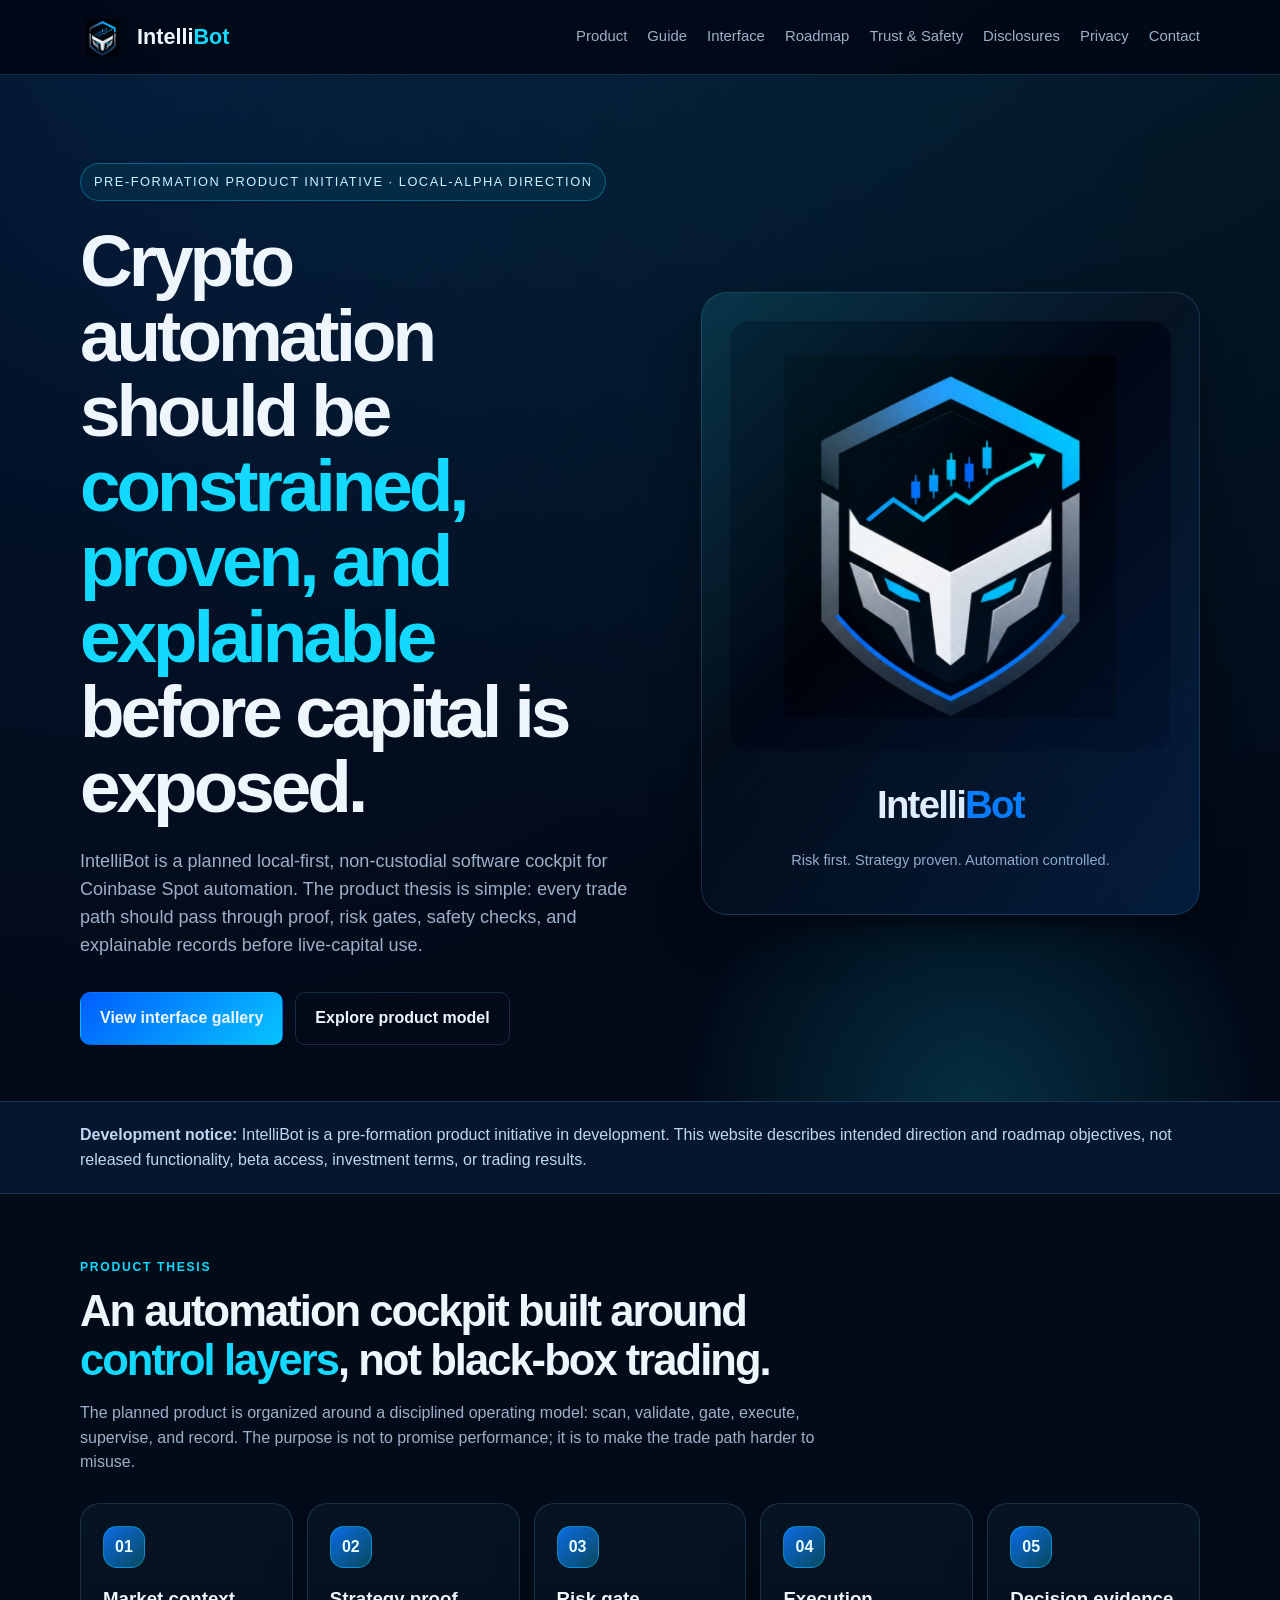
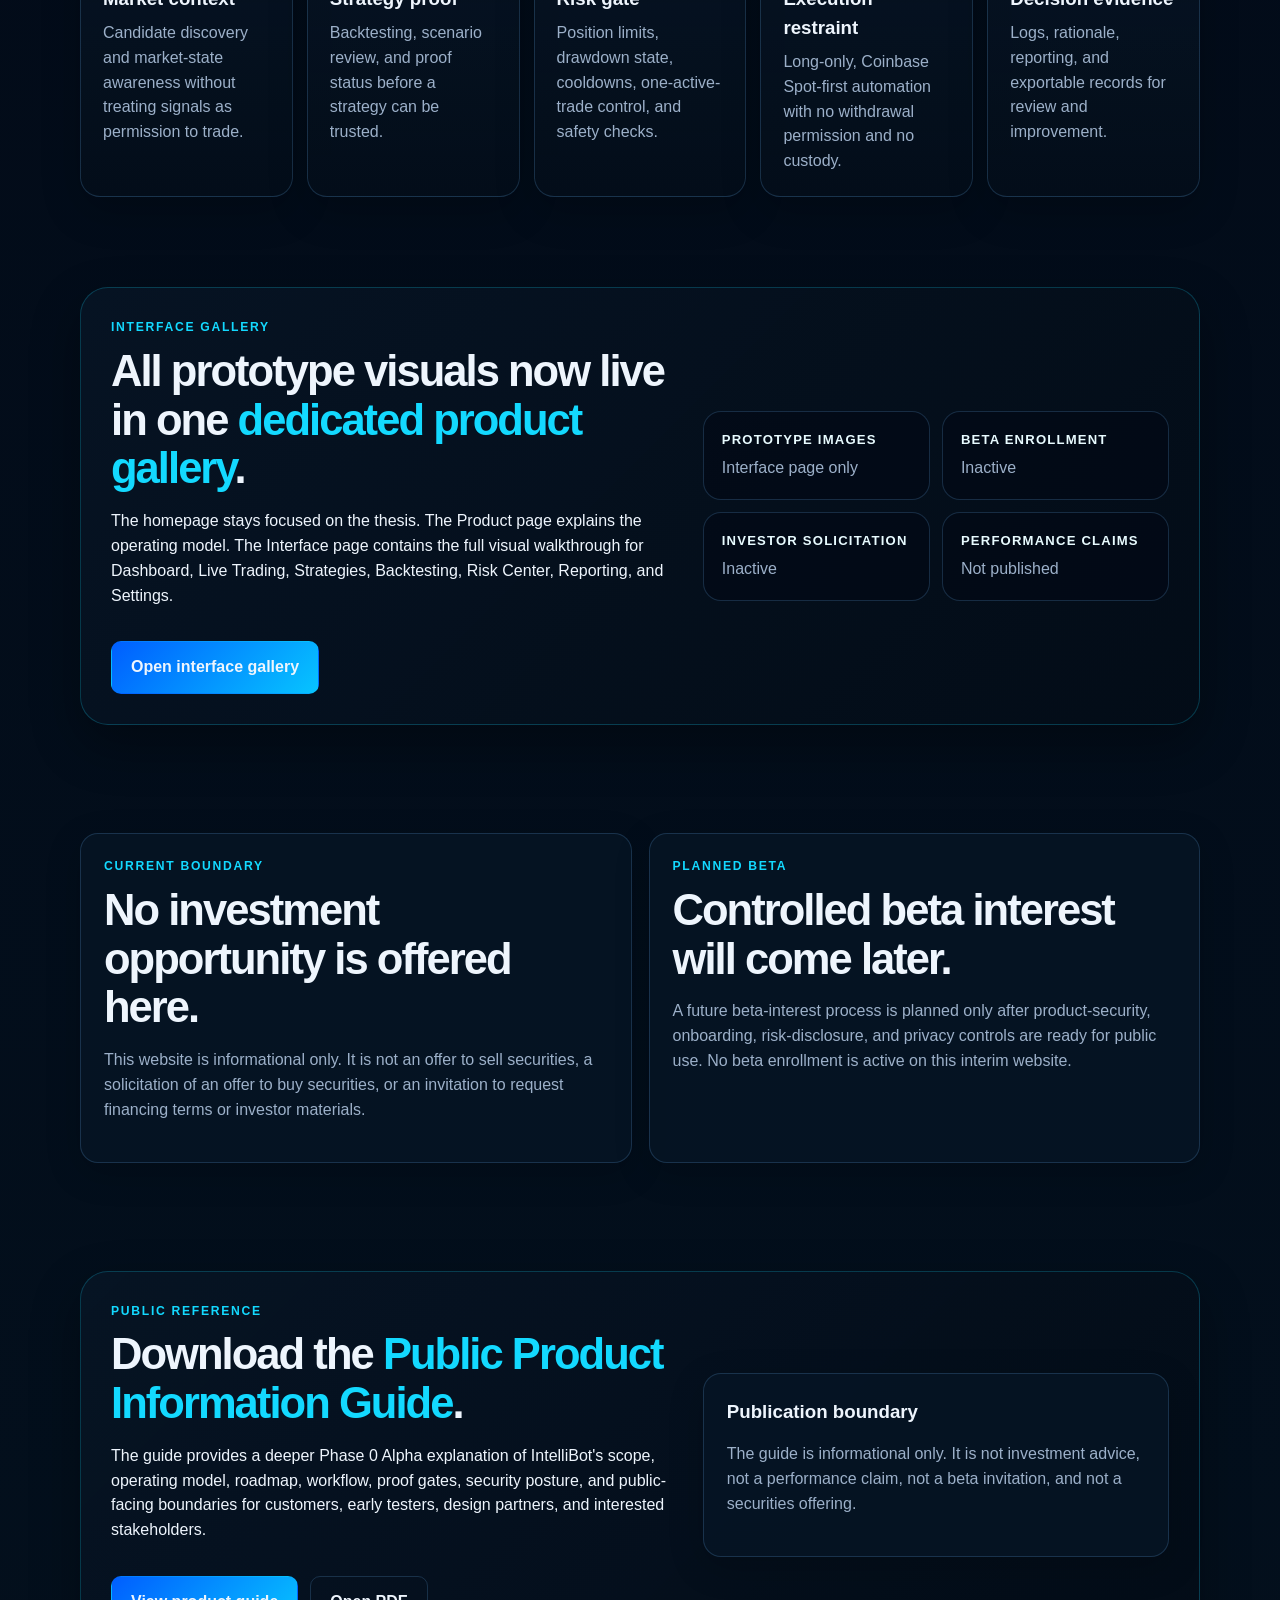
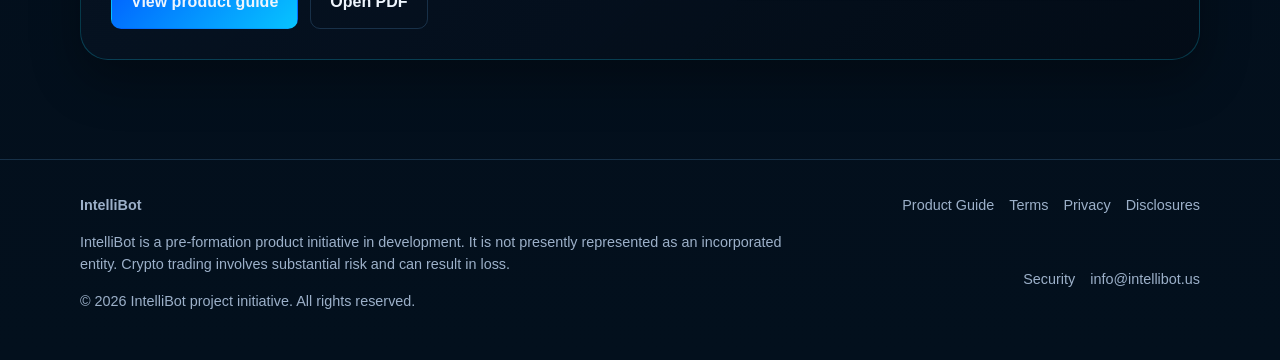
<file: index.html>
<!doctype html>
<html lang="en">
<head>
<meta charset="utf-8"><meta name="viewport" content="width=device-width, initial-scale=1">
<title>Risk-First Crypto Automation in Development | IntelliBot</title>
<meta name="description" content="IntelliBot is a pre-formation risk-first crypto automation product initiative in development.">
<link rel="icon" href="assets/favicon.png">
<link rel="stylesheet" href="assets/style.css">
</head>
<body>
<header class="site-header">
  <nav class="wrap nav-shell" aria-label="Primary navigation">
    <a class="brand" href="./" aria-label="IntelliBot home">
      <img src="assets/intellibot-emblem.png" alt="">
      <span>Intelli<strong>Bot</strong></span>
    </a>
    <button class="mobile-toggle" type="button" aria-expanded="false" aria-controls="site-navigation" data-nav-toggle>
      <span class="sr-only">Open navigation menu</span>
      <span class="hamburger" aria-hidden="true"><span></span><span></span><span></span></span>
    </button>
    <div class="links" id="site-navigation" data-mobile-nav>
      <a href="product/">Product</a>
      <a href="documents/">Guide</a>
      <a href="interface/">Interface</a>
      <a href="roadmap/">Roadmap</a>
      <a href="trust/">Trust &amp; Safety</a>
      <a href="disclosures/">Disclosures</a>
      <a href="privacy/">Privacy</a>
      <a href="contact/">Contact</a>
    </div>
  </nav>
</header>
<main>
<section class="hero hero-premium">
 <div class="wrap hero-grid">
  <div>
   <span class="chip">Pre-formation product initiative · Local-alpha direction</span>
   <h1>Crypto automation should be <span>constrained, proven, and explainable</span> before capital is exposed.</h1>
   <p class="lead">IntelliBot is a planned local-first, non-custodial software cockpit for Coinbase Spot automation. The product thesis is simple: every trade path should pass through proof, risk gates, safety checks, and explainable records before live-capital use.</p>
   <div class="actions"><a class="btn primary" href="interface/">View interface gallery</a><a class="btn" href="product/">Explore product model</a></div>
  </div>
  <div class="logo-card premium-card">
    <img src="assets/intellibot-emblem.png" alt="IntelliBot risk-first automation emblem">
    <div class="wordmark">Intelli<strong>Bot</strong></div>
    <p class="subtle">Risk first. Strategy proven. Automation controlled.</p>
  </div>
 </div>
</section>

<div class="banner"><div class="wrap"><strong>Development notice:</strong> IntelliBot is a pre-formation product initiative in development. This website describes intended direction and roadmap objectives, not released functionality, beta access, investment terms, or trading results.</div></div>

<section>
 <div class="wrap">
  <div class="section-heading"><div class="kicker">Product thesis</div><h2>An automation cockpit built around <span>control layers</span>, not black-box trading.</h2><p>The planned product is organized around a disciplined operating model: scan, validate, gate, execute, supervise, and record. The purpose is not to promise performance; it is to make the trade path harder to misuse.</p></div>
  <div class="control-stack">
   <article><span>01</span><h3>Market context</h3><p>Candidate discovery and market-state awareness without treating signals as permission to trade.</p></article>
   <article><span>02</span><h3>Strategy proof</h3><p>Backtesting, scenario review, and proof status before a strategy can be trusted.</p></article>
   <article><span>03</span><h3>Risk gate</h3><p>Position limits, drawdown state, cooldowns, one-active-trade control, and safety checks.</p></article>
   <article><span>04</span><h3>Execution restraint</h3><p>Long-only, Coinbase Spot-first automation with no withdrawal permission and no custody.</p></article>
   <article><span>05</span><h3>Decision evidence</h3><p>Logs, rationale, reporting, and exportable records for review and improvement.</p></article>
  </div>
 </div>
</section>

<section class="section-split">
 <div class="wrap split-panel">
  <div>
    <div class="kicker">Interface gallery</div>
    <h2>All prototype visuals now live in one <span>dedicated product gallery</span>.</h2>
    <p>The homepage stays focused on the thesis. The Product page explains the operating model. The Interface page contains the full visual walkthrough for Dashboard, Live Trading, Strategies, Backtesting, Risk Center, Reporting, and Settings.</p>
    <div class="actions"><a class="btn primary" href="interface/">Open interface gallery</a></div>
  </div>
  <div class="stat-board" aria-label="Current public website boundaries">
    <div><strong>Prototype images</strong><span>Interface page only</span></div>
    <div><strong>Beta enrollment</strong><span>Inactive</span></div>
    <div><strong>Investor solicitation</strong><span>Inactive</span></div>
    <div><strong>Performance claims</strong><span>Not published</span></div>
  </div>
 </div>
</section>

<section>
 <div class="wrap grid two">
  <div class="panel elevated"><div class="kicker">Current boundary</div><h2>No investment opportunity is offered here.</h2><p>This website is informational only. It is not an offer to sell securities, a solicitation of an offer to buy securities, or an invitation to request financing terms or investor materials.</p></div>
  <div class="panel elevated"><div class="kicker">Planned beta</div><h2>Controlled beta interest will come later.</h2><p>A future beta-interest process is planned only after product-security, onboarding, risk-disclosure, and privacy controls are ready for public use. No beta enrollment is active on this interim website.</p></div>
 </div>
</section>

<section>
 <div class="wrap split-panel">
  <div>
    <div class="kicker">Public reference</div>
    <h2>Download the <span>Public Product Information Guide</span>.</h2>
    <p>The guide provides a deeper Phase 0 Alpha explanation of IntelliBot's scope, operating model, roadmap, workflow, proof gates, security posture, and public-facing boundaries for customers, early testers, design partners, and interested stakeholders.</p>
    <div class="actions"><a class="btn primary" href="documents/">View product guide</a><a class="btn" href="documents/IntelliBot_Public_Product_Information_Guide_Phase0_Alpha.pdf" target="_blank" rel="noopener">Open PDF</a></div>
  </div>
  <div class="panel elevated">
    <h3>Publication boundary</h3>
    <p>The guide is informational only. It is not investment advice, not a performance claim, not a beta invitation, and not a securities offering.</p>
  </div>
 </div>
</section>

</main>
<footer>
 <div class="wrap footer-grid">
  <div>
   <strong>IntelliBot</strong>
   <p>IntelliBot is a pre-formation product initiative in development. It is not presently represented as an incorporated entity. Crypto trading involves substantial risk and can result in loss.</p>
   <p>© 2026 IntelliBot project initiative. All rights reserved.</p>
  </div>
  <div class="footer-links"><a href="documents/">Product Guide</a><a href="terms/">Terms</a><a href="privacy/">Privacy</a><a href="disclosures/">Disclosures</a><a href="trust/">Security</a><a href="mailto:info@intellibot.us">info@intellibot.us</a></div>
 </div>
</footer>
<script src="assets/navigation.js" defer></script></body></html>
</file>
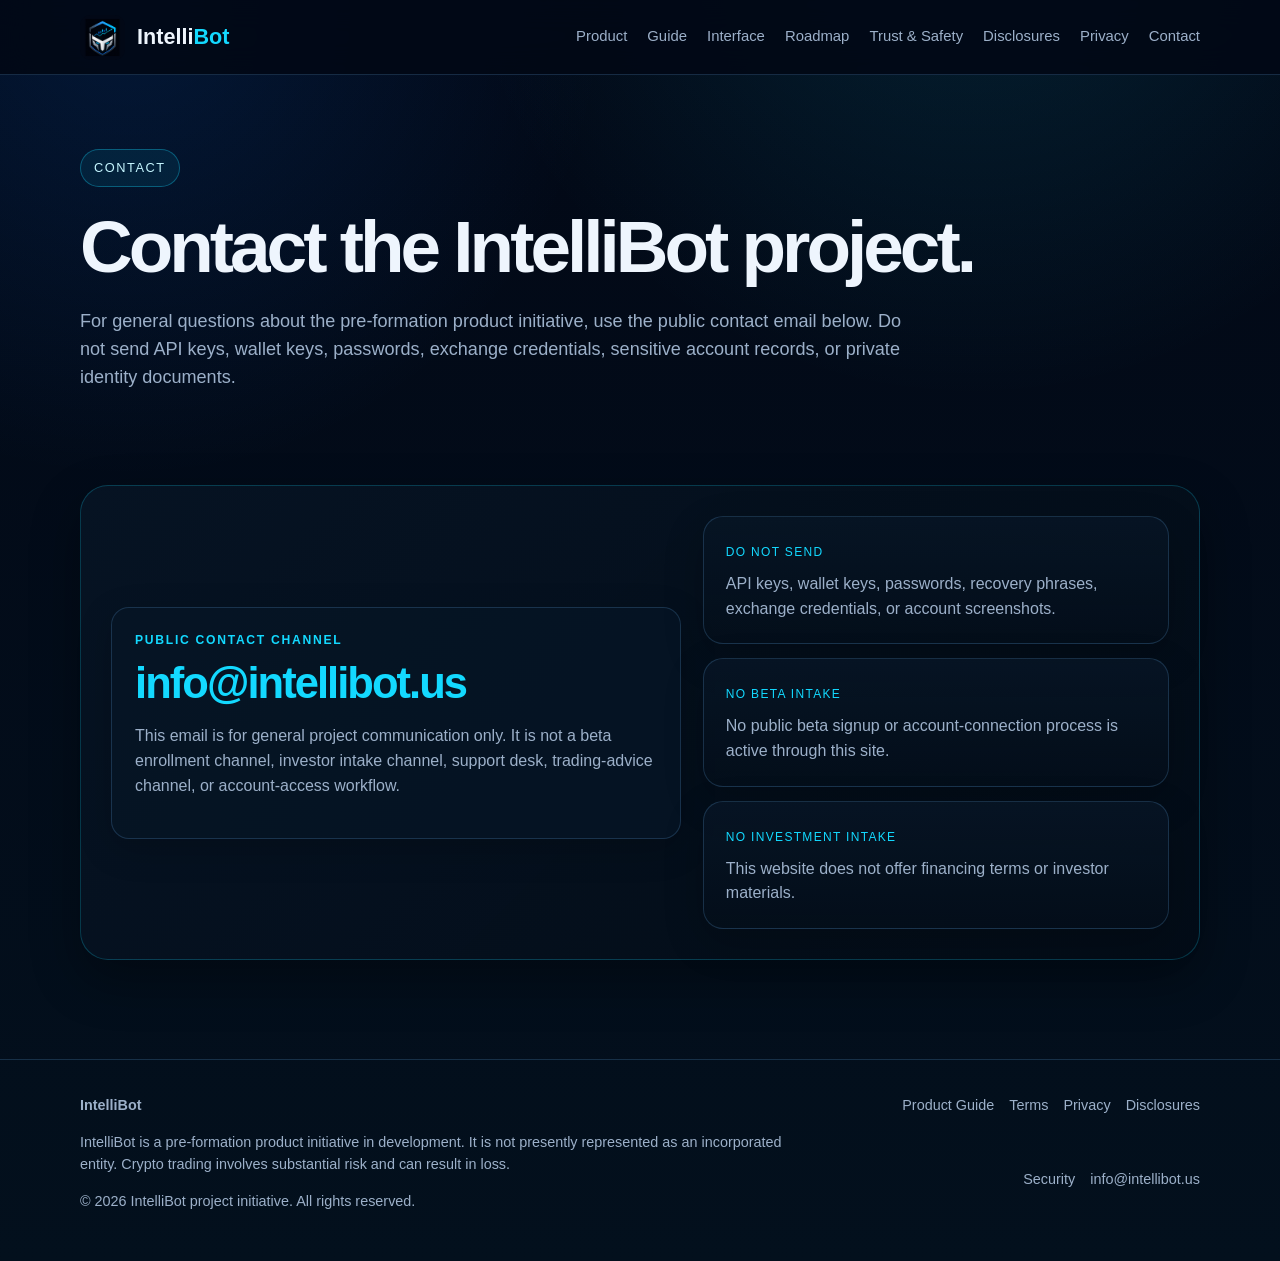
<file: contact/index.html>
<!doctype html>
<html lang="en">
<head>
<meta charset="utf-8"><meta name="viewport" content="width=device-width, initial-scale=1">
<title>Contact | IntelliBot</title>
<meta name="description" content="Contact IntelliBot pre-formation product initiative.">
<link rel="icon" href="../assets/favicon.png">
<link rel="stylesheet" href="../assets/style.css">
</head>
<body>
<header class="site-header">
  <nav class="wrap nav-shell" aria-label="Primary navigation">
    <a class="brand" href="../" aria-label="IntelliBot home">
      <img src="../assets/intellibot-emblem.png" alt="">
      <span>Intelli<strong>Bot</strong></span>
    </a>
    <button class="mobile-toggle" type="button" aria-expanded="false" aria-controls="site-navigation" data-nav-toggle>
      <span class="sr-only">Open navigation menu</span>
      <span class="hamburger" aria-hidden="true"><span></span><span></span><span></span></span>
    </button>
    <div class="links" id="site-navigation" data-mobile-nav>
      <a href="../product/">Product</a>
      <a href="../documents/">Guide</a>
      <a href="../interface/">Interface</a>
      <a href="../roadmap/">Roadmap</a>
      <a href="../trust/">Trust &amp; Safety</a>
      <a href="../disclosures/">Disclosures</a>
      <a href="../privacy/">Privacy</a>
      <a href="../contact/">Contact</a>
    </div>
  </nav>
</header>
<main>
<section class="page-head">
  <div class="wrap">
    <span class="chip">Contact</span>
    <h1>Contact the IntelliBot project.</h1>
    <p class="lead">For general questions about the pre-formation product initiative, use the public contact email below. Do not send API keys, wallet keys, passwords, exchange credentials, sensitive account records, or private identity documents.</p>
  </div>
</section>

<section>
 <div class="wrap split-panel">
  <div class="panel elevated">
    <div class="kicker">Public contact channel</div>
    <h2><a class="inline" href="mailto:info@intellibot.us">info@intellibot.us</a></h2>
    <p>This email is for general project communication only. It is not a beta enrollment channel, investor intake channel, support desk, trading-advice channel, or account-access workflow.</p>
  </div>
  <div class="contact-rules">
    <article><span>Do not send</span><p>API keys, wallet keys, passwords, recovery phrases, exchange credentials, or account screenshots.</p></article>
    <article><span>No beta intake</span><p>No public beta signup or account-connection process is active through this site.</p></article>
    <article><span>No investment intake</span><p>This website does not offer financing terms or investor materials.</p></article>
  </div>
 </div>
</section>
</main>
<footer>
 <div class="wrap footer-grid">
  <div>
   <strong>IntelliBot</strong>
   <p>IntelliBot is a pre-formation product initiative in development. It is not presently represented as an incorporated entity. Crypto trading involves substantial risk and can result in loss.</p>
   <p>© 2026 IntelliBot project initiative. All rights reserved.</p>
  </div>
  <div class="footer-links"><a href="../documents/">Product Guide</a><a href="../terms/">Terms</a><a href="../privacy/">Privacy</a><a href="../disclosures/">Disclosures</a><a href="../trust/">Security</a><a href="mailto:info@intellibot.us">info@intellibot.us</a></div>
 </div>
</footer>
<script src="../assets/navigation.js" defer></script></body></html>
</file>
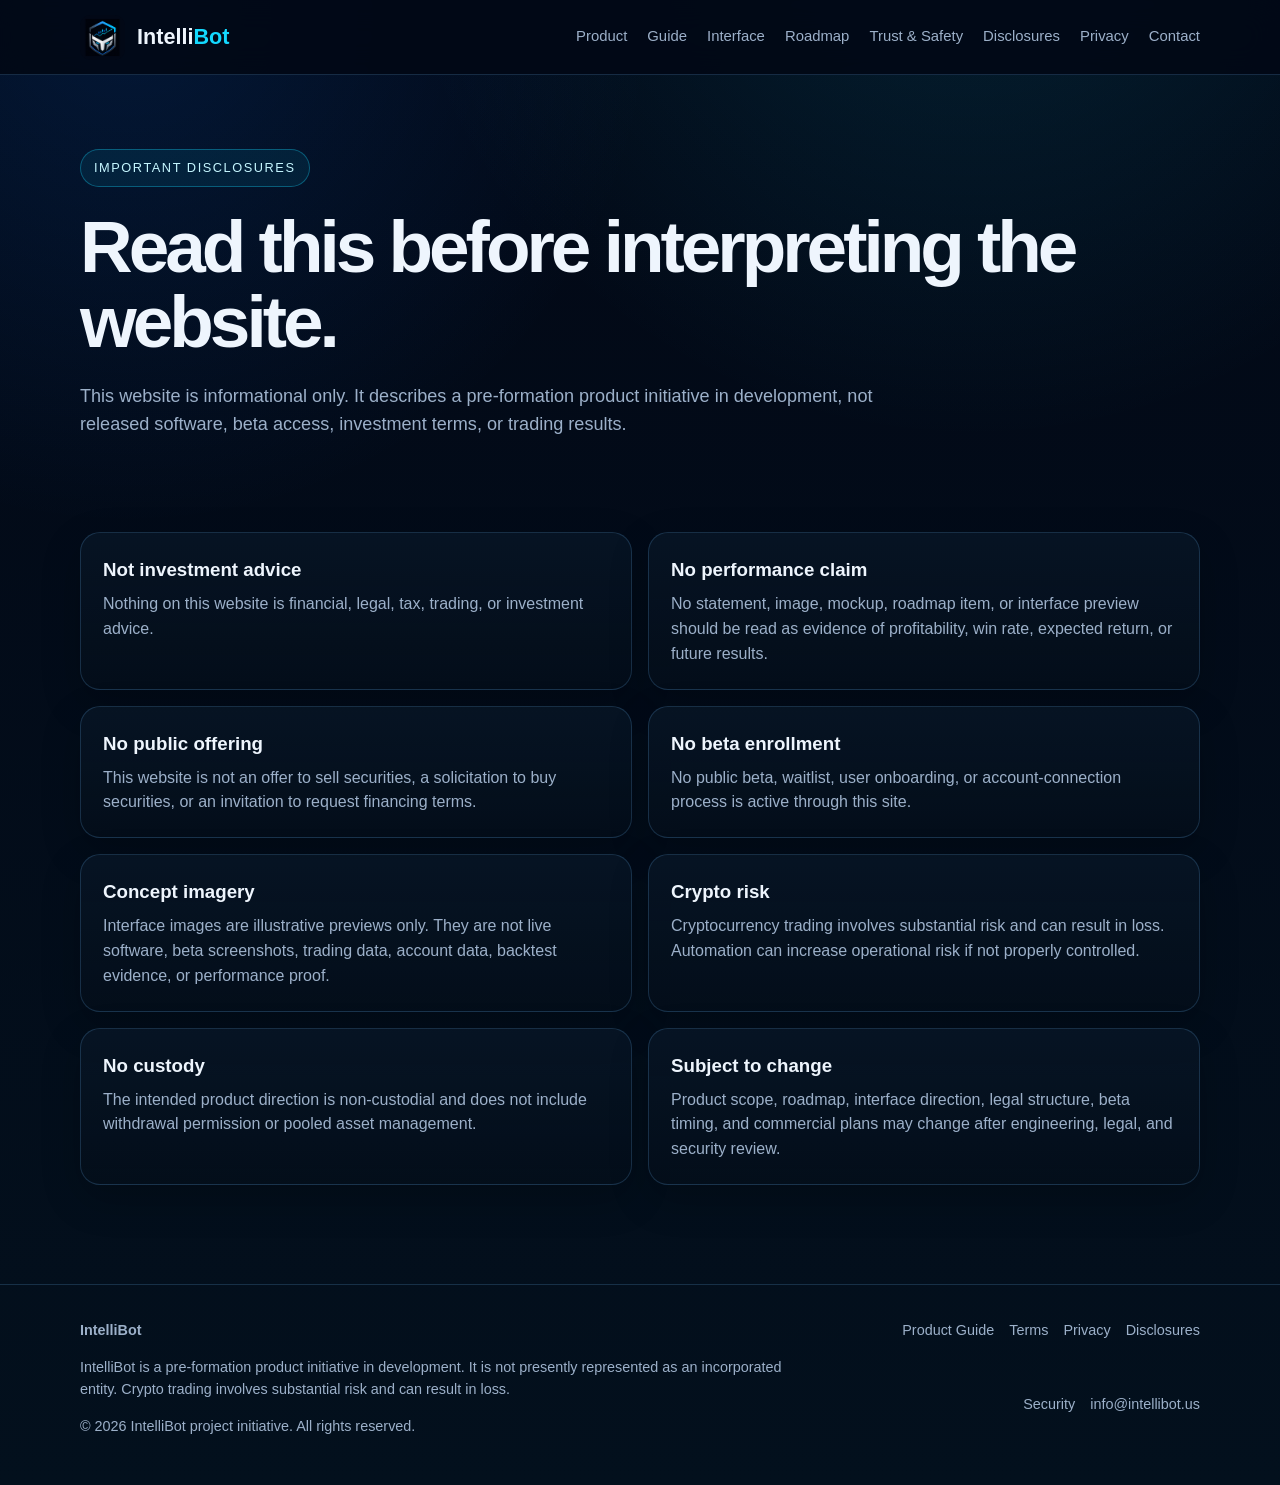
<file: disclosures/index.html>
<!doctype html>
<html lang="en">
<head>
<meta charset="utf-8"><meta name="viewport" content="width=device-width, initial-scale=1">
<title>Disclosures | IntelliBot</title>
<meta name="description" content="Important IntelliBot public website disclosures.">
<link rel="icon" href="../assets/favicon.png">
<link rel="stylesheet" href="../assets/style.css">
</head>
<body>
<header class="site-header">
  <nav class="wrap nav-shell" aria-label="Primary navigation">
    <a class="brand" href="../" aria-label="IntelliBot home">
      <img src="../assets/intellibot-emblem.png" alt="">
      <span>Intelli<strong>Bot</strong></span>
    </a>
    <button class="mobile-toggle" type="button" aria-expanded="false" aria-controls="site-navigation" data-nav-toggle>
      <span class="sr-only">Open navigation menu</span>
      <span class="hamburger" aria-hidden="true"><span></span><span></span><span></span></span>
    </button>
    <div class="links" id="site-navigation" data-mobile-nav>
      <a href="../product/">Product</a>
      <a href="../documents/">Guide</a>
      <a href="../interface/">Interface</a>
      <a href="../roadmap/">Roadmap</a>
      <a href="../trust/">Trust &amp; Safety</a>
      <a href="../disclosures/">Disclosures</a>
      <a href="../privacy/">Privacy</a>
      <a href="../contact/">Contact</a>
    </div>
  </nav>
</header>
<main>
<section class="page-head">
  <div class="wrap">
    <span class="chip">Important disclosures</span>
    <h1>Read this before interpreting the website.</h1>
    <p class="lead">This website is informational only. It describes a pre-formation product initiative in development, not released software, beta access, investment terms, or trading results.</p>
  </div>
</section>

<section>
 <div class="wrap">
  <div class="disclosure-grid">
    <article><h3>Not investment advice</h3><p>Nothing on this website is financial, legal, tax, trading, or investment advice.</p></article>
    <article><h3>No performance claim</h3><p>No statement, image, mockup, roadmap item, or interface preview should be read as evidence of profitability, win rate, expected return, or future results.</p></article>
    <article><h3>No public offering</h3><p>This website is not an offer to sell securities, a solicitation to buy securities, or an invitation to request financing terms.</p></article>
    <article><h3>No beta enrollment</h3><p>No public beta, waitlist, user onboarding, or account-connection process is active through this site.</p></article>
    <article><h3>Concept imagery</h3><p>Interface images are illustrative previews only. They are not live software, beta screenshots, trading data, account data, backtest evidence, or performance proof.</p></article>
    <article><h3>Crypto risk</h3><p>Cryptocurrency trading involves substantial risk and can result in loss. Automation can increase operational risk if not properly controlled.</p></article>
    <article><h3>No custody</h3><p>The intended product direction is non-custodial and does not include withdrawal permission or pooled asset management.</p></article>
    <article><h3>Subject to change</h3><p>Product scope, roadmap, interface direction, legal structure, beta timing, and commercial plans may change after engineering, legal, and security review.</p></article>
  </div>
 </div>
</section>
</main>
<footer>
 <div class="wrap footer-grid">
  <div>
   <strong>IntelliBot</strong>
   <p>IntelliBot is a pre-formation product initiative in development. It is not presently represented as an incorporated entity. Crypto trading involves substantial risk and can result in loss.</p>
   <p>© 2026 IntelliBot project initiative. All rights reserved.</p>
  </div>
  <div class="footer-links"><a href="../documents/">Product Guide</a><a href="../terms/">Terms</a><a href="../privacy/">Privacy</a><a href="../disclosures/">Disclosures</a><a href="../trust/">Security</a><a href="mailto:info@intellibot.us">info@intellibot.us</a></div>
 </div>
</footer>
<script src="../assets/navigation.js" defer></script></body></html>
</file>
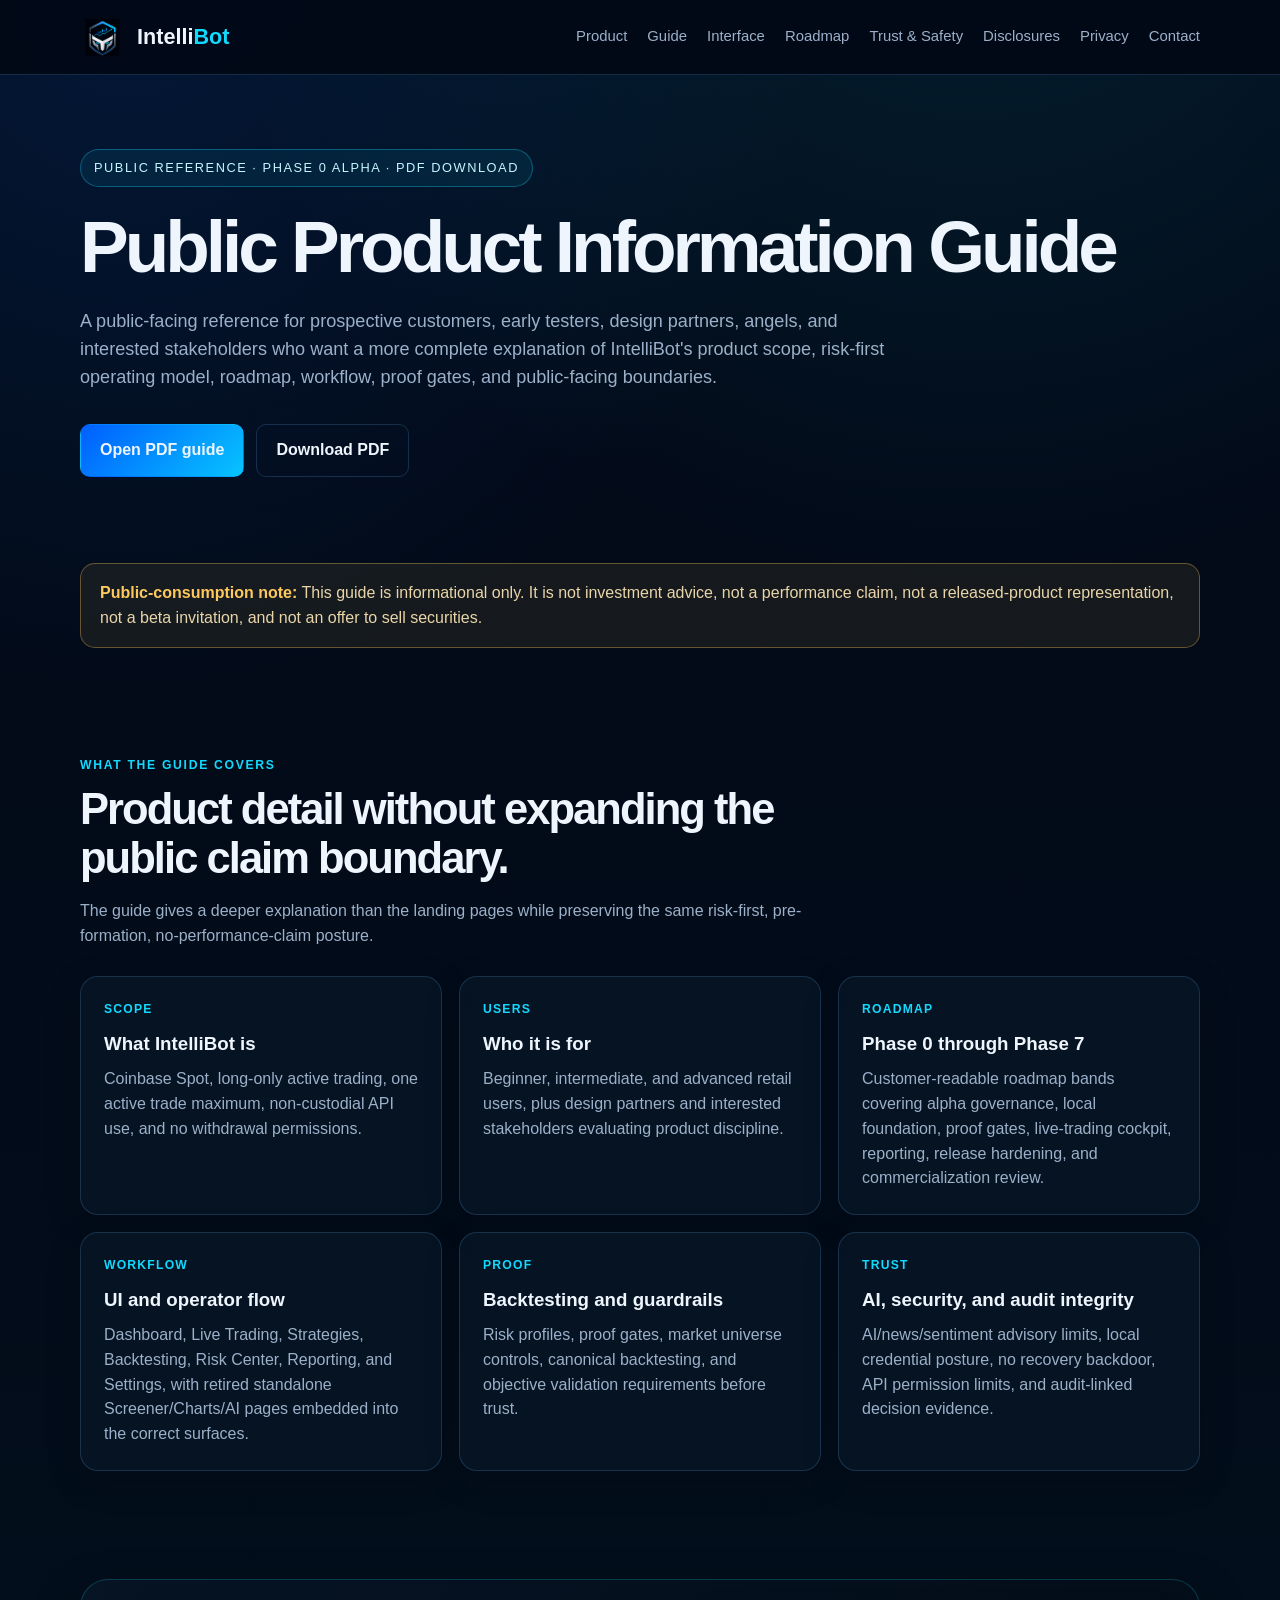
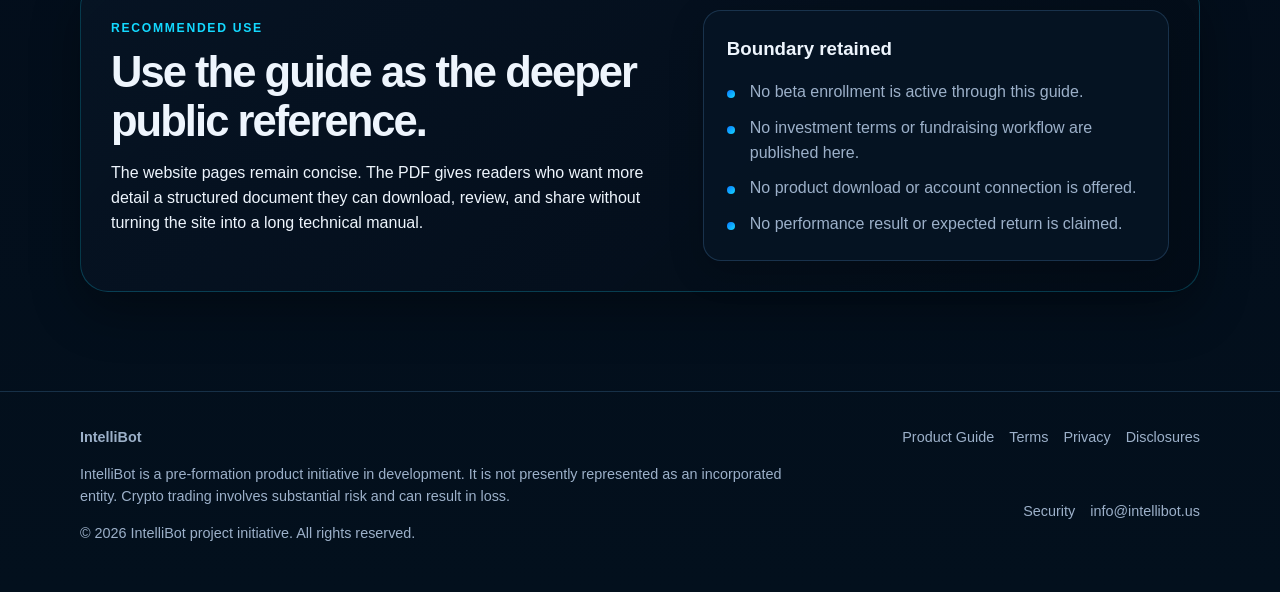
<file: documents/index.html>
<!doctype html>
<html lang="en">
<head>
<meta charset="utf-8"><meta name="viewport" content="width=device-width, initial-scale=1">
<title>Public Product Guide | IntelliBot</title>
<meta name="description" content="Download the IntelliBot Public Product Information Guide, Phase 0 Alpha Public Reference Edition.">
<link rel="icon" href="../assets/favicon.png">
<link rel="stylesheet" href="../assets/style.css">
</head>
<body>
<header class="site-header">
  <nav class="wrap nav-shell" aria-label="Primary navigation">
    <a class="brand" href="../" aria-label="IntelliBot home">
      <img src="../assets/intellibot-emblem.png" alt="">
      <span>Intelli<strong>Bot</strong></span>
    </a>
    <button class="mobile-toggle" type="button" aria-expanded="false" aria-controls="site-navigation" data-nav-toggle>
      <span class="sr-only">Open navigation menu</span>
      <span class="hamburger" aria-hidden="true"><span></span><span></span><span></span></span>
    </button>
    <div class="links" id="site-navigation" data-mobile-nav>
      <a href="../product/">Product</a>
      <a href="../documents/">Guide</a>
      <a href="../interface/">Interface</a>
      <a href="../roadmap/">Roadmap</a>
      <a href="../trust/">Trust &amp; Safety</a>
      <a href="../disclosures/">Disclosures</a>
      <a href="../privacy/">Privacy</a>
      <a href="../contact/">Contact</a>
    </div>
  </nav>
</header>
<main>
<section class="page-head pro-head">
  <div class="wrap">
    <span class="chip">Public reference · Phase 0 Alpha · PDF download</span>
    <h1>Public Product Information Guide</h1>
    <p class="lead">A public-facing reference for prospective customers, early testers, design partners, angels, and interested stakeholders who want a more complete explanation of IntelliBot's product scope, risk-first operating model, roadmap, workflow, proof gates, and public-facing boundaries.</p>
    <div class="actions">
      <a class="btn primary" href="IntelliBot_Public_Product_Information_Guide_Phase0_Alpha.pdf" target="_blank" rel="noopener">Open PDF guide</a>
      <a class="btn" href="IntelliBot_Public_Product_Information_Guide_Phase0_Alpha.pdf" download>Download PDF</a>
    </div>
  </div>
</section>

<section>
  <div class="wrap">
    <div class="notice"><strong>Public-consumption note:</strong> This guide is informational only. It is not investment advice, not a performance claim, not a released-product representation, not a beta invitation, and not an offer to sell securities.</div>
  </div>
</section>

<section>
  <div class="wrap">
    <div class="section-heading">
      <div class="kicker">What the guide covers</div>
      <h2>Product detail without expanding the public claim boundary.</h2>
      <p>The guide gives a deeper explanation than the landing pages while preserving the same risk-first, pre-formation, no-performance-claim posture.</p>
    </div>
    <div class="grid three">
      <article class="card"><div class="tag">Scope</div><h3>What IntelliBot is</h3><p>Coinbase Spot, long-only active trading, one active trade maximum, non-custodial API use, and no withdrawal permissions.</p></article>
      <article class="card"><div class="tag">Users</div><h3>Who it is for</h3><p>Beginner, intermediate, and advanced retail users, plus design partners and interested stakeholders evaluating product discipline.</p></article>
      <article class="card"><div class="tag">Roadmap</div><h3>Phase 0 through Phase 7</h3><p>Customer-readable roadmap bands covering alpha governance, local foundation, proof gates, live-trading cockpit, reporting, release hardening, and commercialization review.</p></article>
      <article class="card"><div class="tag">Workflow</div><h3>UI and operator flow</h3><p>Dashboard, Live Trading, Strategies, Backtesting, Risk Center, Reporting, and Settings, with retired standalone Screener/Charts/AI pages embedded into the correct surfaces.</p></article>
      <article class="card"><div class="tag">Proof</div><h3>Backtesting and guardrails</h3><p>Risk profiles, proof gates, market universe controls, canonical backtesting, and objective validation requirements before trust.</p></article>
      <article class="card"><div class="tag">Trust</div><h3>AI, security, and audit integrity</h3><p>AI/news/sentiment advisory limits, local credential posture, no recovery backdoor, API permission limits, and audit-linked decision evidence.</p></article>
    </div>
  </div>
</section>

<section>
  <div class="wrap split-panel">
    <div>
      <div class="kicker">Recommended use</div>
      <h2>Use the guide as the deeper public reference.</h2>
      <p>The website pages remain concise. The PDF gives readers who want more detail a structured document they can download, review, and share without turning the site into a long technical manual.</p>
    </div>
    <div class="panel elevated">
      <h3>Boundary retained</h3>
      <ul class="clean">
        <li>No beta enrollment is active through this guide.</li>
        <li>No investment terms or fundraising workflow are published here.</li>
        <li>No product download or account connection is offered.</li>
        <li>No performance result or expected return is claimed.</li>
      </ul>
    </div>
  </div>
</section>
</main>
<footer>
 <div class="wrap footer-grid">
  <div>
   <strong>IntelliBot</strong>
   <p>IntelliBot is a pre-formation product initiative in development. It is not presently represented as an incorporated entity. Crypto trading involves substantial risk and can result in loss.</p>
   <p>© 2026 IntelliBot project initiative. All rights reserved.</p>
  </div>
  <div class="footer-links"><a href="../documents/">Product Guide</a><a href="../terms/">Terms</a><a href="../privacy/">Privacy</a><a href="../disclosures/">Disclosures</a><a href="../trust/">Security</a><a href="mailto:info@intellibot.us">info@intellibot.us</a></div>
 </div>
</footer>
<script src="../assets/navigation.js" defer></script></body></html>
</file>
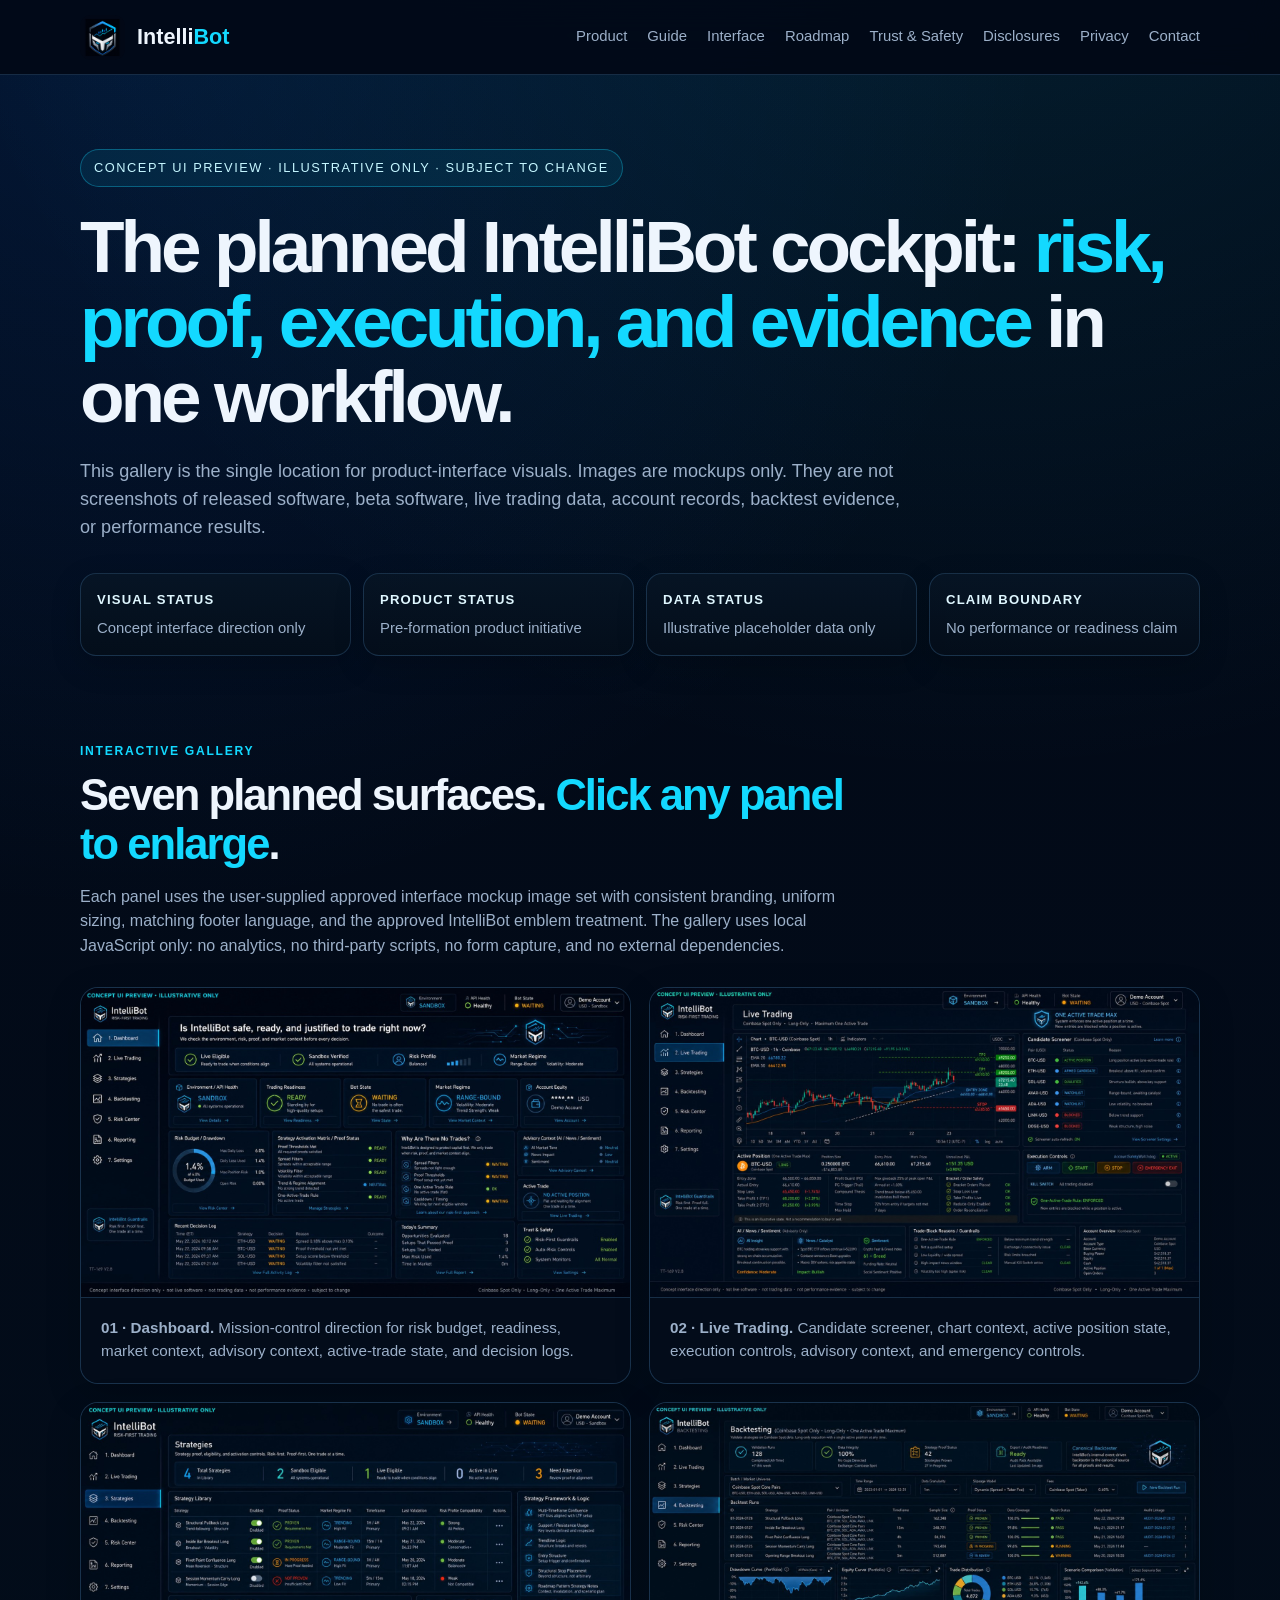
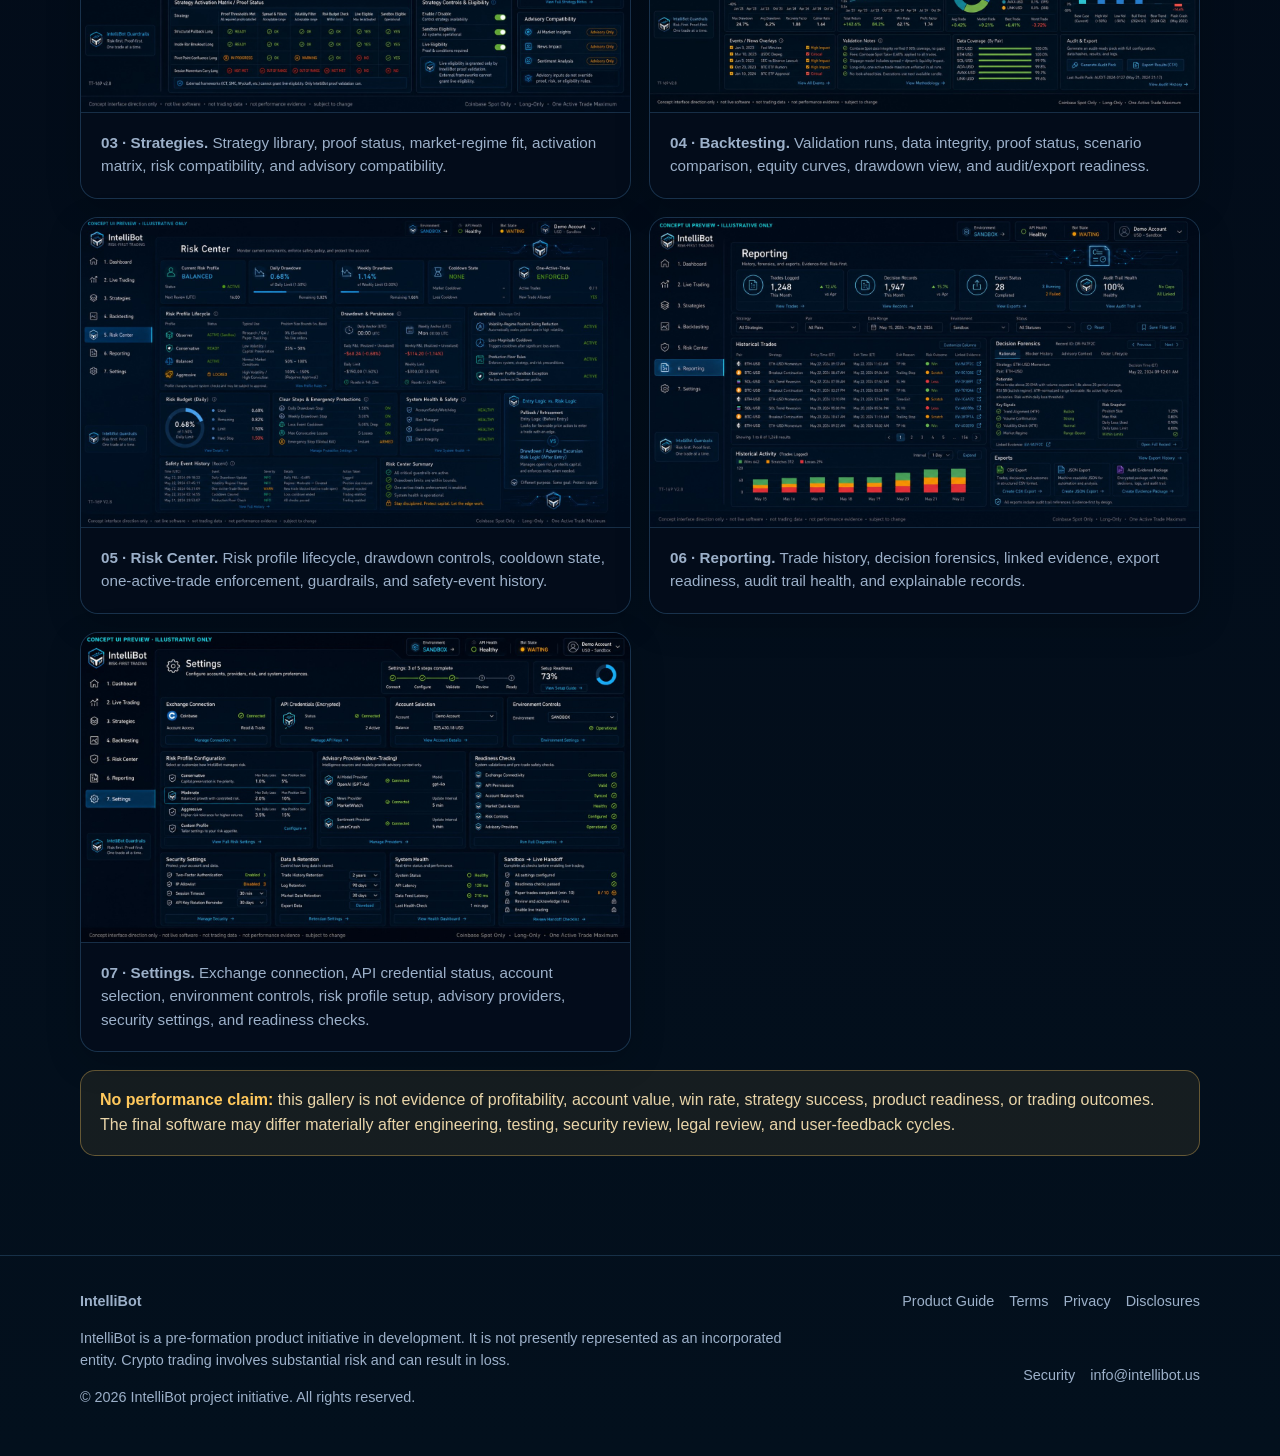
<file: interface/index.html>
<!doctype html>
<html lang="en">
<head>
<meta charset="utf-8"><meta name="viewport" content="width=device-width, initial-scale=1">
<title>Interface Gallery | IntelliBot</title>
<meta name="description" content="Illustrative concept UI gallery for IntelliBot's planned risk-first crypto automation cockpit.">
<link rel="icon" href="../assets/favicon.png">
<link rel="stylesheet" href="../assets/style.css">
</head>
<body>
<header class="site-header">
  <nav class="wrap nav-shell" aria-label="Primary navigation">
    <a class="brand" href="../" aria-label="IntelliBot home">
      <img src="../assets/intellibot-emblem.png" alt="">
      <span>Intelli<strong>Bot</strong></span>
    </a>
    <button class="mobile-toggle" type="button" aria-expanded="false" aria-controls="site-navigation" data-nav-toggle>
      <span class="sr-only">Open navigation menu</span>
      <span class="hamburger" aria-hidden="true"><span></span><span></span><span></span></span>
    </button>
    <div class="links" id="site-navigation" data-mobile-nav>
      <a href="../product/">Product</a>
      <a href="../documents/">Guide</a>
      <a href="../interface/">Interface</a>
      <a href="../roadmap/">Roadmap</a>
      <a href="../trust/">Trust &amp; Safety</a>
      <a href="../disclosures/">Disclosures</a>
      <a href="../privacy/">Privacy</a>
      <a href="../contact/">Contact</a>
    </div>
  </nav>
</header>
<main>
<section class="page-head pro-head">
  <div class="wrap">
    <span class="chip">Concept UI preview · Illustrative only · Subject to change</span>
    <h1>The planned IntelliBot cockpit: <span>risk, proof, execution, and evidence</span> in one workflow.</h1>
    <p class="lead">This gallery is the single location for product-interface visuals. Images are mockups only. They are not screenshots of released software, beta software, live trading data, account records, backtest evidence, or performance results.</p>
    <div class="status-strip" aria-label="Interface publication boundaries">
      <div><strong>Visual status</strong><span>Concept interface direction only</span></div>
      <div><strong>Product status</strong><span>Pre-formation product initiative</span></div>
      <div><strong>Data status</strong><span>Illustrative placeholder data only</span></div>
      <div><strong>Claim boundary</strong><span>No performance or readiness claim</span></div>
    </div>
  </div>
</section>

<section>
  <div class="wrap">
    <div class="section-heading">
      <div class="kicker">Interactive gallery</div>
      <h2>Seven planned surfaces. <span>Click any panel to enlarge</span>.</h2>
      <p>Each panel uses the user-supplied approved interface mockup image set with consistent branding, uniform sizing, matching footer language, and the approved IntelliBot emblem treatment. The gallery uses local JavaScript only: no analytics, no third-party scripts, no form capture, and no external dependencies.</p>
    </div>

    <div class="interface-gallery gallery-enhanced" data-lightbox-gallery>
      <article class="panel visual-panel">
        <button class="gallery-trigger" type="button" data-full="../assets/concept-ui-dashboard.jpg?v=7.4.0" data-title="01 · Dashboard" data-caption="Planned mission-control view for risk budget, readiness, market context, advisory context, active-trade state, and decision logs.">
          <img class="concept-image" src="../assets/concept-ui-dashboard.jpg?v=7.4.0" alt="Concept UI preview of IntelliBot dashboard" loading="lazy">
        </button>
        <div class="visual-caption"><strong>01 · Dashboard.</strong> Mission-control direction for risk budget, readiness, market context, advisory context, active-trade state, and decision logs.</div>
      </article>
      <article class="panel visual-panel">
        <button class="gallery-trigger" type="button" data-full="../assets/concept-ui-live-trading.jpg?v=7.4.0" data-title="02 · Live Trading" data-caption="Candidate screener, chart context, active position state, execution controls, advisory context, and emergency controls.">
          <img class="concept-image" src="../assets/concept-ui-live-trading.jpg?v=7.4.0" alt="Concept UI preview of IntelliBot live trading surface" loading="lazy">
        </button>
        <div class="visual-caption"><strong>02 · Live Trading.</strong> Candidate screener, chart context, active position state, execution controls, advisory context, and emergency controls.</div>
      </article>
      <article class="panel visual-panel">
        <button class="gallery-trigger" type="button" data-full="../assets/concept-ui-strategies.jpg?v=7.4.0" data-title="03 · Strategies" data-caption="Strategy library, proof status, market-regime fit, activation matrix, risk compatibility, and advisory compatibility.">
          <img class="concept-image" src="../assets/concept-ui-strategies.jpg?v=7.4.0" alt="Concept UI preview of IntelliBot strategies surface" loading="lazy">
        </button>
        <div class="visual-caption"><strong>03 · Strategies.</strong> Strategy library, proof status, market-regime fit, activation matrix, risk compatibility, and advisory compatibility.</div>
      </article>
      <article class="panel visual-panel">
        <button class="gallery-trigger" type="button" data-full="../assets/concept-ui-backtesting.jpg?v=7.4.0" data-title="04 · Backtesting" data-caption="Validation runs, data integrity, proof status, scenario comparison, equity curves, drawdown view, and audit/export readiness.">
          <img class="concept-image" src="../assets/concept-ui-backtesting.jpg?v=7.4.0" alt="Concept UI preview of IntelliBot backtesting surface" loading="lazy">
        </button>
        <div class="visual-caption"><strong>04 · Backtesting.</strong> Validation runs, data integrity, proof status, scenario comparison, equity curves, drawdown view, and audit/export readiness.</div>
      </article>
      <article class="panel visual-panel">
        <button class="gallery-trigger" type="button" data-full="../assets/concept-ui-risk-center.jpg?v=7.4.0" data-title="05 · Risk Center" data-caption="Risk profile lifecycle, drawdown controls, cooldown state, one-active-trade enforcement, guardrails, and safety-event history.">
          <img class="concept-image" src="../assets/concept-ui-risk-center.jpg?v=7.4.0" alt="Concept UI preview of IntelliBot risk center" loading="lazy">
        </button>
        <div class="visual-caption"><strong>05 · Risk Center.</strong> Risk profile lifecycle, drawdown controls, cooldown state, one-active-trade enforcement, guardrails, and safety-event history.</div>
      </article>
      <article class="panel visual-panel">
        <button class="gallery-trigger" type="button" data-full="../assets/concept-ui-reporting.jpg?v=7.4.0" data-title="06 · Reporting" data-caption="Trade history, decision forensics, linked evidence, export readiness, audit trail health, and explainable records.">
          <img class="concept-image" src="../assets/concept-ui-reporting.jpg?v=7.4.0" alt="Concept UI preview of IntelliBot reporting and decision forensics" loading="lazy">
        </button>
        <div class="visual-caption"><strong>06 · Reporting.</strong> Trade history, decision forensics, linked evidence, export readiness, audit trail health, and explainable records.</div>
      </article>
      <article class="panel visual-panel">
        <button class="gallery-trigger" type="button" data-full="../assets/concept-ui-settings.jpg?v=7.4.0" data-title="07 · Settings" data-caption="Exchange connection, API credential status, account selection, environment controls, risk profile setup, advisory providers, security settings, and readiness checks.">
          <img class="concept-image" src="../assets/concept-ui-settings.jpg?v=7.4.0" alt="Concept UI preview of IntelliBot settings and readiness controls" loading="lazy">
        </button>
        <div class="visual-caption"><strong>07 · Settings.</strong> Exchange connection, API credential status, account selection, environment controls, risk profile setup, advisory providers, security settings, and readiness checks.</div>
      </article>
    </div>

    <div class="notice" style="margin-top:18px"><strong>No performance claim:</strong> this gallery is not evidence of profitability, account value, win rate, strategy success, product readiness, or trading outcomes. The final software may differ materially after engineering, testing, security review, legal review, and user-feedback cycles.</div>
  </div>
</section>
</main>
<footer>
 <div class="wrap footer-grid">
  <div>
   <strong>IntelliBot</strong>
   <p>IntelliBot is a pre-formation product initiative in development. It is not presently represented as an incorporated entity. Crypto trading involves substantial risk and can result in loss.</p>
   <p>© 2026 IntelliBot project initiative. All rights reserved.</p>
  </div>
  <div class="footer-links"><a href="../documents/">Product Guide</a><a href="../terms/">Terms</a><a href="../privacy/">Privacy</a><a href="../disclosures/">Disclosures</a><a href="../trust/">Security</a><a href="mailto:info@intellibot.us">info@intellibot.us</a></div>
 </div>
</footer>
<script src="../assets/navigation.js" defer></script>
<script src="../assets/site-interactions.js" defer></script></body></html>
</file>
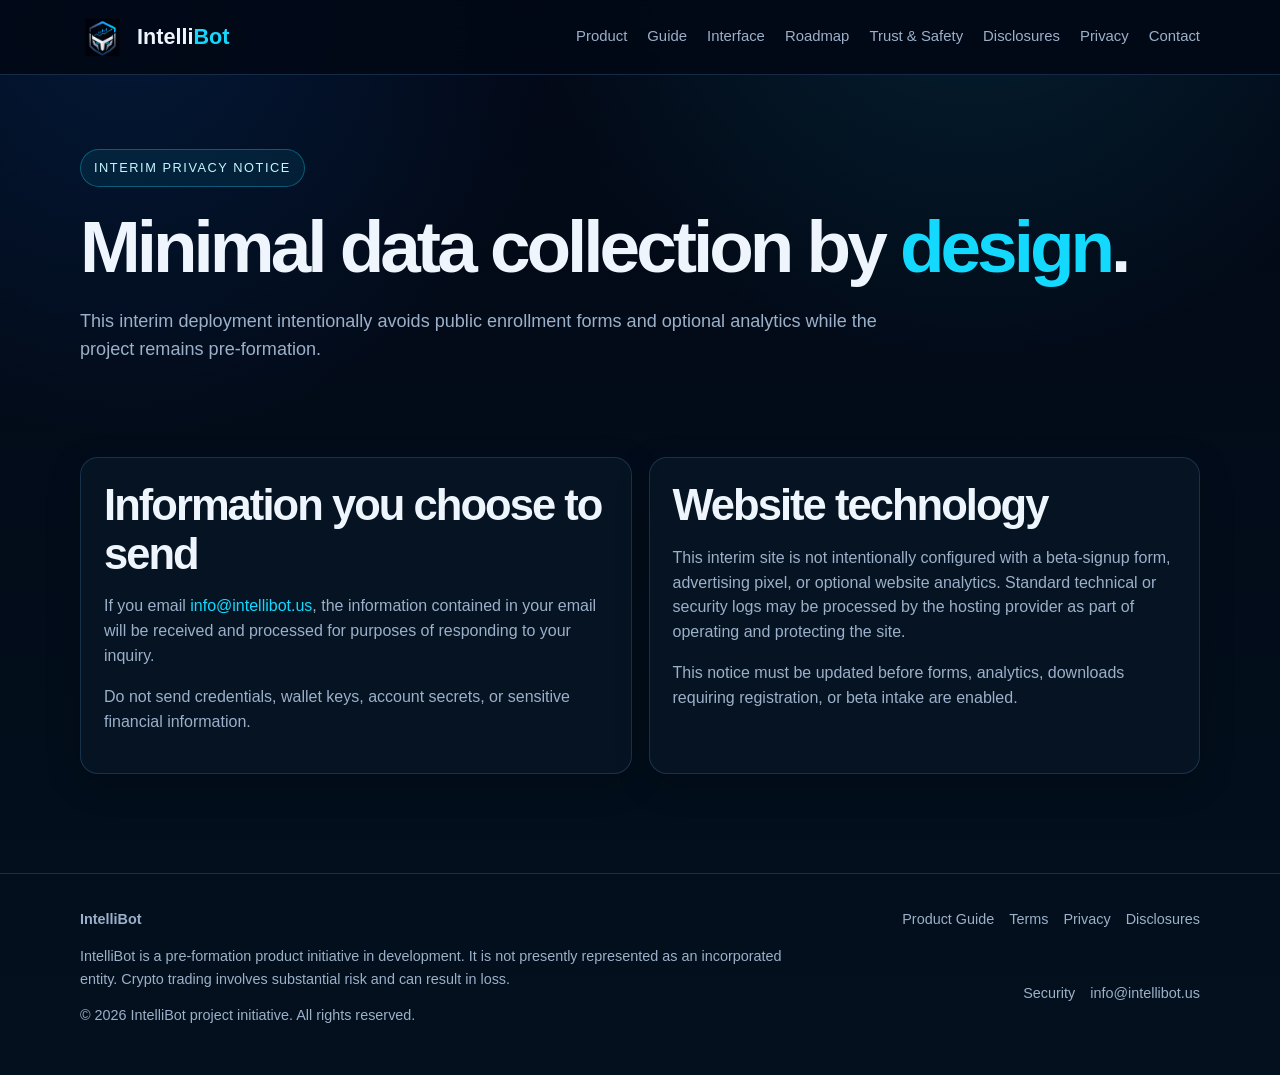
<file: privacy/index.html>
<!doctype html>
<html lang="en">
<head>
<meta charset="utf-8"><meta name="viewport" content="width=device-width, initial-scale=1">
<title>Privacy Notice | IntelliBot</title>
<meta name="description" content="IntelliBot privacy notice information.">
<link rel="icon" href="../assets/favicon.png">
<link rel="stylesheet" href="../assets/style.css">
</head>
<body>
<header class="site-header">
  <nav class="wrap nav-shell" aria-label="Primary navigation">
    <a class="brand" href="../" aria-label="IntelliBot home">
      <img src="../assets/intellibot-emblem.png" alt="">
      <span>Intelli<strong>Bot</strong></span>
    </a>
    <button class="mobile-toggle" type="button" aria-expanded="false" aria-controls="site-navigation" data-nav-toggle>
      <span class="sr-only">Open navigation menu</span>
      <span class="hamburger" aria-hidden="true"><span></span><span></span><span></span></span>
    </button>
    <div class="links" id="site-navigation" data-mobile-nav>
      <a href="../product/">Product</a>
      <a href="../documents/">Guide</a>
      <a href="../interface/">Interface</a>
      <a href="../roadmap/">Roadmap</a>
      <a href="../trust/">Trust &amp; Safety</a>
      <a href="../disclosures/">Disclosures</a>
      <a href="../privacy/">Privacy</a>
      <a href="../contact/">Contact</a>
    </div>
  </nav>
</header>

<main><section class="page-head"><div class="wrap"><span class="chip">Interim privacy notice</span><h1>Minimal data collection by <span>design</span>.</h1><p class="lead">This interim deployment intentionally avoids public enrollment forms and optional analytics while the project remains pre-formation.</p></div></section>
<section><div class="wrap grid two">
<div class="panel"><h2>Information you choose to send</h2><p>If you email <a class="inline" href="mailto:info@intellibot.us">info@intellibot.us</a>, the information contained in your email will be received and processed for purposes of responding to your inquiry.</p><p>Do not send credentials, wallet keys, account secrets, or sensitive financial information.</p></div>
<div class="panel"><h2>Website technology</h2><p>This interim site is not intentionally configured with a beta-signup form, advertising pixel, or optional website analytics. Standard technical or security logs may be processed by the hosting provider as part of operating and protecting the site.</p><p>This notice must be updated before forms, analytics, downloads requiring registration, or beta intake are enabled.</p></div>
</div></section></main>

<footer>
 <div class="wrap footer-grid">
  <div>
   <strong>IntelliBot</strong>
   <p>IntelliBot is a pre-formation product initiative in development. It is not presently represented as an incorporated entity. Crypto trading involves substantial risk and can result in loss.</p>
   <p>© 2026 IntelliBot project initiative. All rights reserved.</p>
  </div>
  <div class="footer-links"><a href="../documents/">Product Guide</a><a href="../terms/">Terms</a><a href="../privacy/">Privacy</a><a href="../disclosures/">Disclosures</a><a href="../trust/">Security</a><a href="mailto:info@intellibot.us">info@intellibot.us</a></div>
 </div>
</footer>
<script src="../assets/navigation.js" defer></script></body></html>
</file>
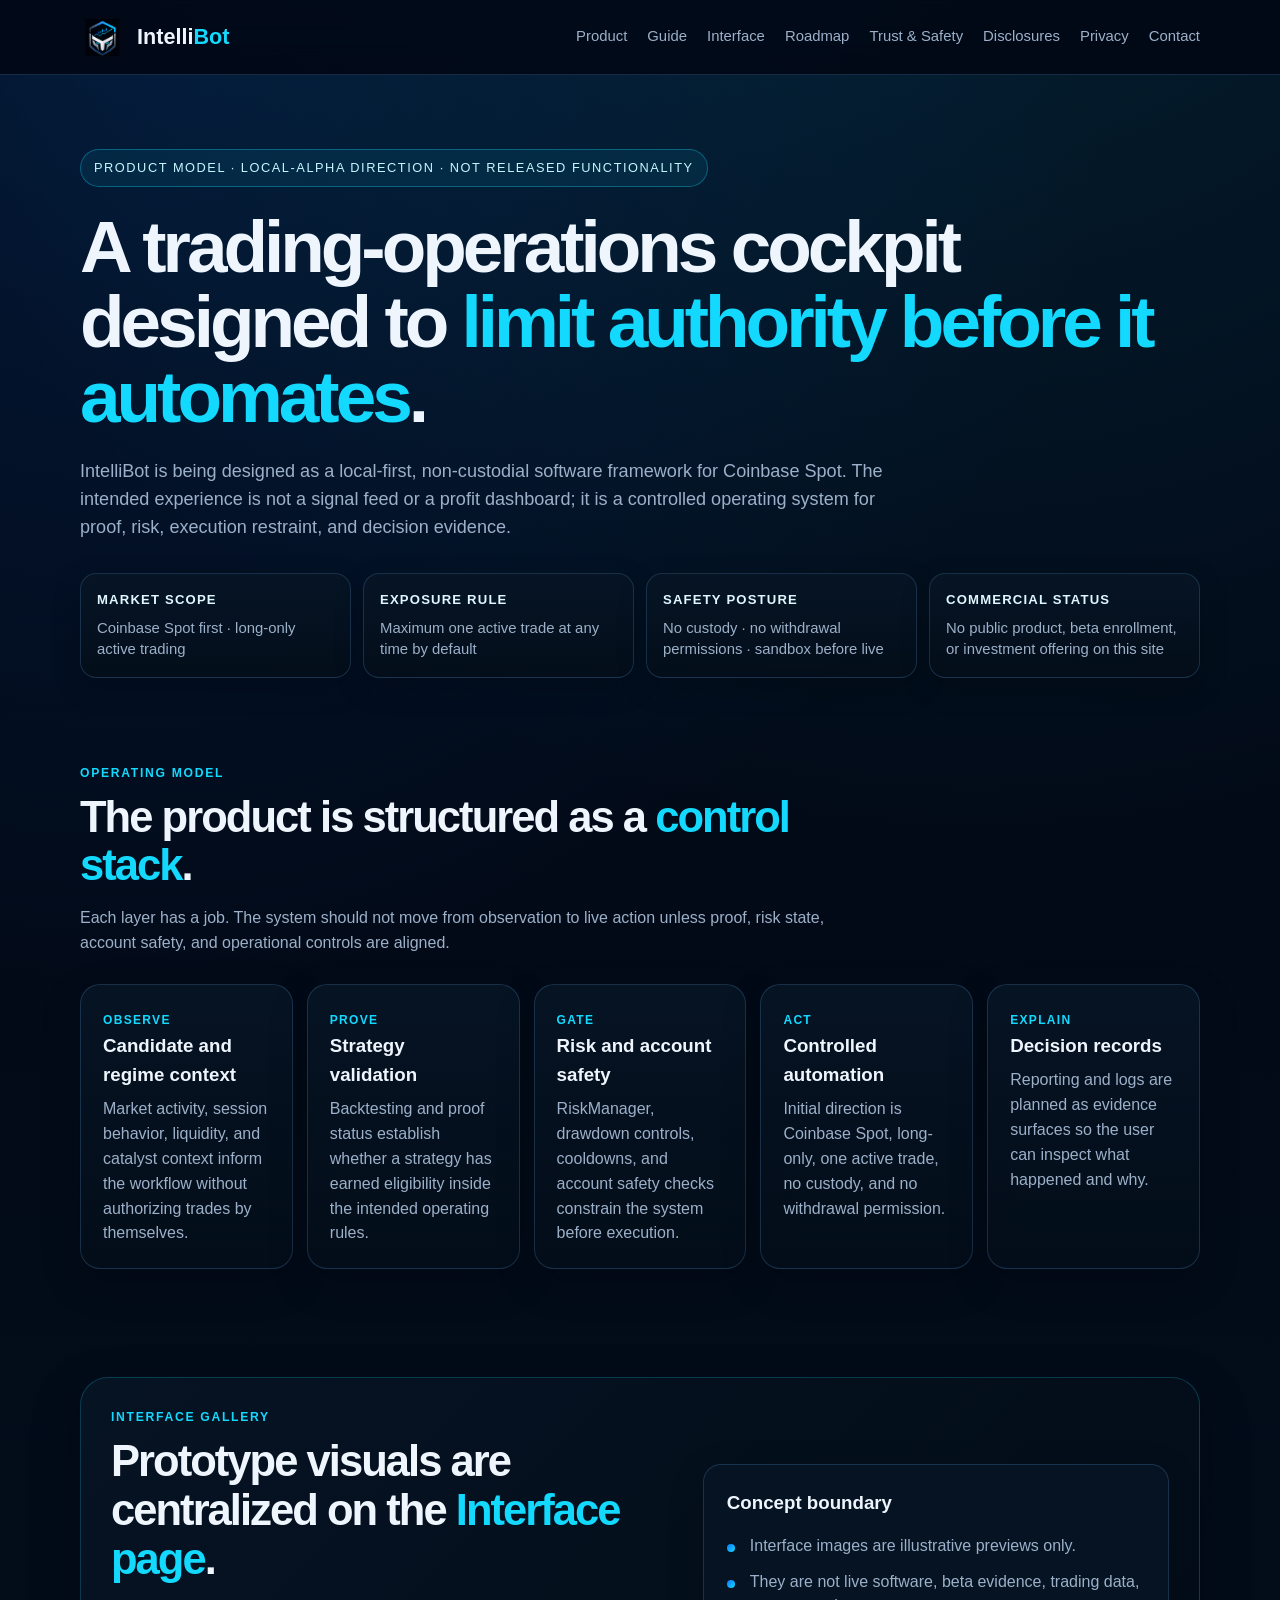
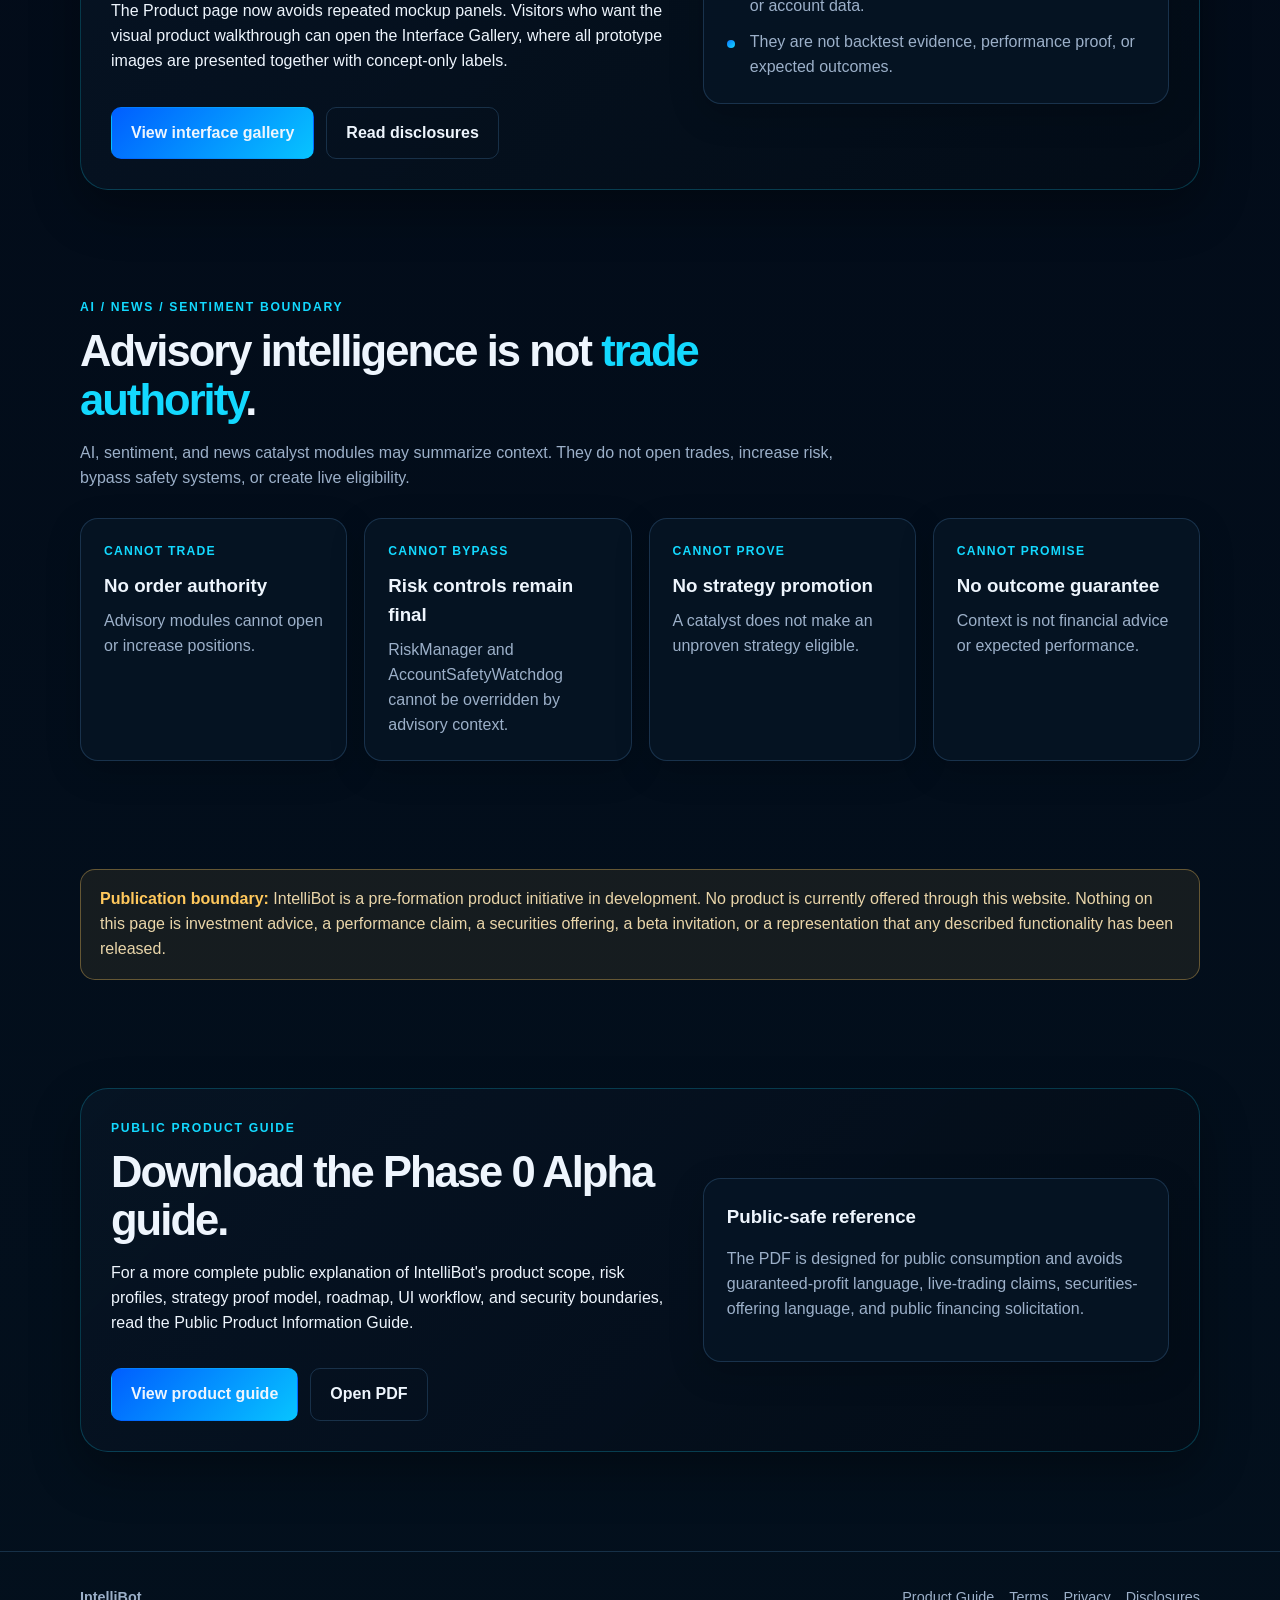
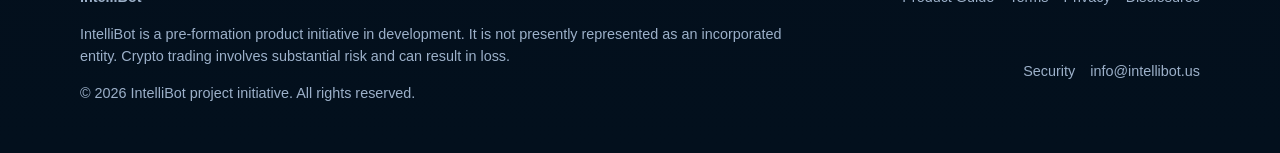
<file: product/index.html>
<!doctype html>
<html lang="en">
<head>
<meta charset="utf-8"><meta name="viewport" content="width=device-width, initial-scale=1">
<title>Product Overview | IntelliBot</title>
<meta name="description" content="IntelliBot product overview: risk-first, local-first, non-custodial crypto automation cockpit for Coinbase Spot.">
<link rel="icon" href="../assets/favicon.png">
<link rel="stylesheet" href="../assets/style.css">
</head>
<body>
<header class="site-header">
  <nav class="wrap nav-shell" aria-label="Primary navigation">
    <a class="brand" href="../" aria-label="IntelliBot home">
      <img src="../assets/intellibot-emblem.png" alt="">
      <span>Intelli<strong>Bot</strong></span>
    </a>
    <button class="mobile-toggle" type="button" aria-expanded="false" aria-controls="site-navigation" data-nav-toggle>
      <span class="sr-only">Open navigation menu</span>
      <span class="hamburger" aria-hidden="true"><span></span><span></span><span></span></span>
    </button>
    <div class="links" id="site-navigation" data-mobile-nav>
      <a href="../product/">Product</a>
      <a href="../documents/">Guide</a>
      <a href="../interface/">Interface</a>
      <a href="../roadmap/">Roadmap</a>
      <a href="../trust/">Trust &amp; Safety</a>
      <a href="../disclosures/">Disclosures</a>
      <a href="../privacy/">Privacy</a>
      <a href="../contact/">Contact</a>
    </div>
  </nav>
</header>
<main>
<section class="page-head pro-head">
  <div class="wrap">
    <span class="chip">Product model · Local-alpha direction · Not released functionality</span>
    <h1>A trading-operations cockpit designed to <span>limit authority before it automates</span>.</h1>
    <p class="lead">IntelliBot is being designed as a local-first, non-custodial software framework for Coinbase Spot. The intended experience is not a signal feed or a profit dashboard; it is a controlled operating system for proof, risk, execution restraint, and decision evidence.</p>
    <div class="status-strip" aria-label="Current product status">
      <div><strong>Market scope</strong><span>Coinbase Spot first · long-only active trading</span></div>
      <div><strong>Exposure rule</strong><span>Maximum one active trade at any time by default</span></div>
      <div><strong>Safety posture</strong><span>No custody · no withdrawal permissions · sandbox before live</span></div>
      <div><strong>Commercial status</strong><span>No public product, beta enrollment, or investment offering on this site</span></div>
    </div>
  </div>
</section>

<section>
  <div class="wrap">
    <div class="section-heading"><div class="kicker">Operating model</div><h2>The product is structured as a <span>control stack</span>.</h2><p>Each layer has a job. The system should not move from observation to live action unless proof, risk state, account safety, and operational controls are aligned.</p></div>
    <div class="blueprint-grid">
      <article><b>Observe</b><h3>Candidate and regime context</h3><p>Market activity, session behavior, liquidity, and catalyst context inform the workflow without authorizing trades by themselves.</p></article>
      <article><b>Prove</b><h3>Strategy validation</h3><p>Backtesting and proof status establish whether a strategy has earned eligibility inside the intended operating rules.</p></article>
      <article><b>Gate</b><h3>Risk and account safety</h3><p>RiskManager, drawdown controls, cooldowns, and account safety checks constrain the system before execution.</p></article>
      <article><b>Act</b><h3>Controlled automation</h3><p>Initial direction is Coinbase Spot, long-only, one active trade, no custody, and no withdrawal permission.</p></article>
      <article><b>Explain</b><h3>Decision records</h3><p>Reporting and logs are planned as evidence surfaces so the user can inspect what happened and why.</p></article>
    </div>
  </div>
</section>

<section>
  <div class="wrap split-panel">
    <div>
      <div class="kicker">Interface gallery</div>
      <h2>Prototype visuals are centralized on the <span>Interface page</span>.</h2>
      <p>The Product page now avoids repeated mockup panels. Visitors who want the visual product walkthrough can open the Interface Gallery, where all prototype images are presented together with concept-only labels.</p>
      <div class="actions"><a class="btn primary" href="../interface/">View interface gallery</a><a class="btn" href="../disclosures/">Read disclosures</a></div>
    </div>
    <div class="panel elevated">
      <h3>Concept boundary</h3>
      <ul class="clean">
        <li>Interface images are illustrative previews only.</li>
        <li>They are not live software, beta evidence, trading data, or account data.</li>
        <li>They are not backtest evidence, performance proof, or expected outcomes.</li>
      </ul>
    </div>
  </div>
</section>

<section>
  <div class="wrap">
    <div class="section-heading"><div class="kicker">AI / news / sentiment boundary</div><h2>Advisory intelligence is not <span>trade authority</span>.</h2><p>AI, sentiment, and news catalyst modules may summarize context. They do not open trades, increase risk, bypass safety systems, or create live eligibility.</p></div>
    <div class="grid four">
      <article class="card"><div class="tag">Cannot trade</div><h3>No order authority</h3><p>Advisory modules cannot open or increase positions.</p></article>
      <article class="card"><div class="tag">Cannot bypass</div><h3>Risk controls remain final</h3><p>RiskManager and AccountSafetyWatchdog cannot be overridden by advisory context.</p></article>
      <article class="card"><div class="tag">Cannot prove</div><h3>No strategy promotion</h3><p>A catalyst does not make an unproven strategy eligible.</p></article>
      <article class="card"><div class="tag">Cannot promise</div><h3>No outcome guarantee</h3><p>Context is not financial advice or expected performance.</p></article>
    </div>
  </div>
</section>

<section>
  <div class="wrap">
    <div class="notice"><strong>Publication boundary:</strong> IntelliBot is a pre-formation product initiative in development. No product is currently offered through this website. Nothing on this page is investment advice, a performance claim, a securities offering, a beta invitation, or a representation that any described functionality has been released.</div>
  </div>
</section>

<section>
  <div class="wrap split-panel">
    <div>
      <div class="kicker">Public product guide</div>
      <h2>Download the Phase 0 Alpha guide.</h2>
      <p>For a more complete public explanation of IntelliBot's product scope, risk profiles, strategy proof model, roadmap, UI workflow, and security boundaries, read the Public Product Information Guide.</p>
      <div class="actions"><a class="btn primary" href="../documents/">View product guide</a><a class="btn" href="../documents/IntelliBot_Public_Product_Information_Guide_Phase0_Alpha.pdf" target="_blank" rel="noopener">Open PDF</a></div>
    </div>
    <div class="panel elevated"><h3>Public-safe reference</h3><p>The PDF is designed for public consumption and avoids guaranteed-profit language, live-trading claims, securities-offering language, and public financing solicitation.</p></div>
  </div>
</section>

</main>
<footer>
 <div class="wrap footer-grid">
  <div>
   <strong>IntelliBot</strong>
   <p>IntelliBot is a pre-formation product initiative in development. It is not presently represented as an incorporated entity. Crypto trading involves substantial risk and can result in loss.</p>
   <p>© 2026 IntelliBot project initiative. All rights reserved.</p>
  </div>
  <div class="footer-links"><a href="../documents/">Product Guide</a><a href="../terms/">Terms</a><a href="../privacy/">Privacy</a><a href="../disclosures/">Disclosures</a><a href="../trust/">Security</a><a href="mailto:info@intellibot.us">info@intellibot.us</a></div>
 </div>
</footer>
<script src="../assets/navigation.js" defer></script></body></html>
</file>
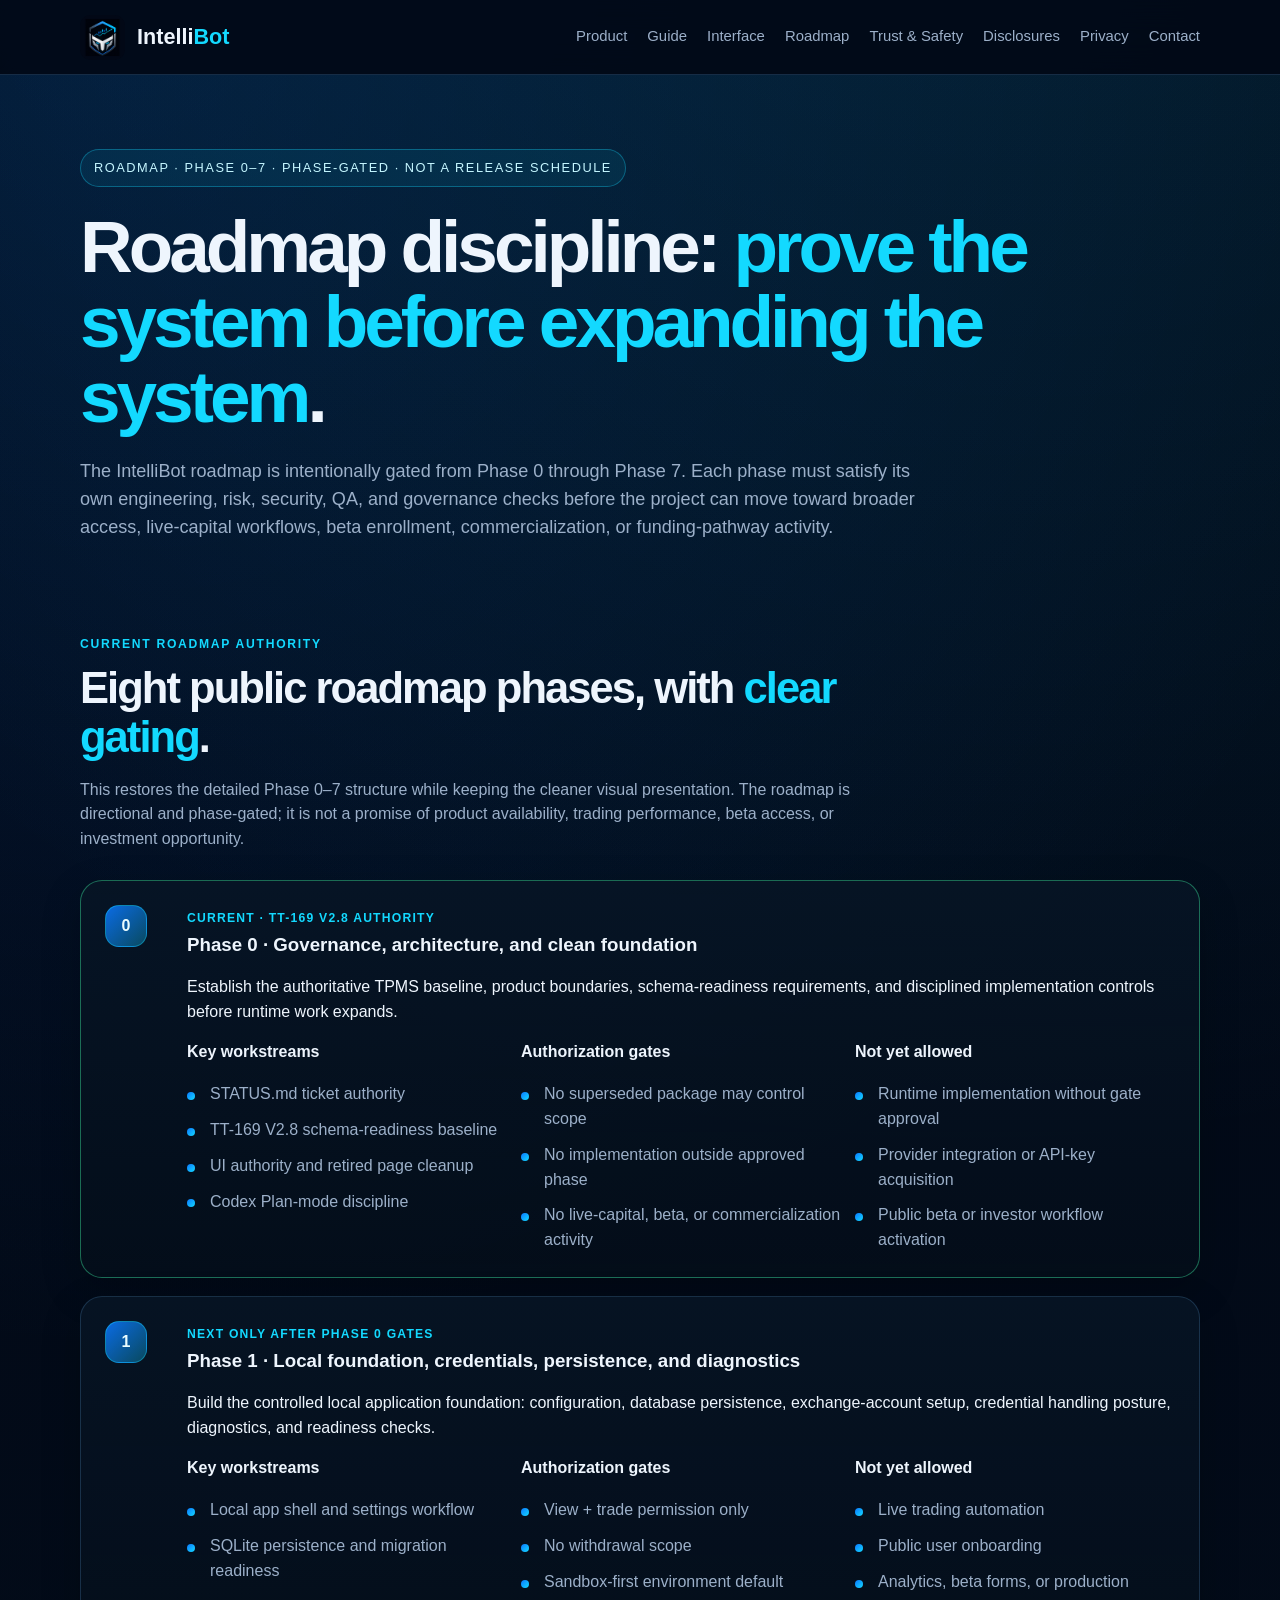
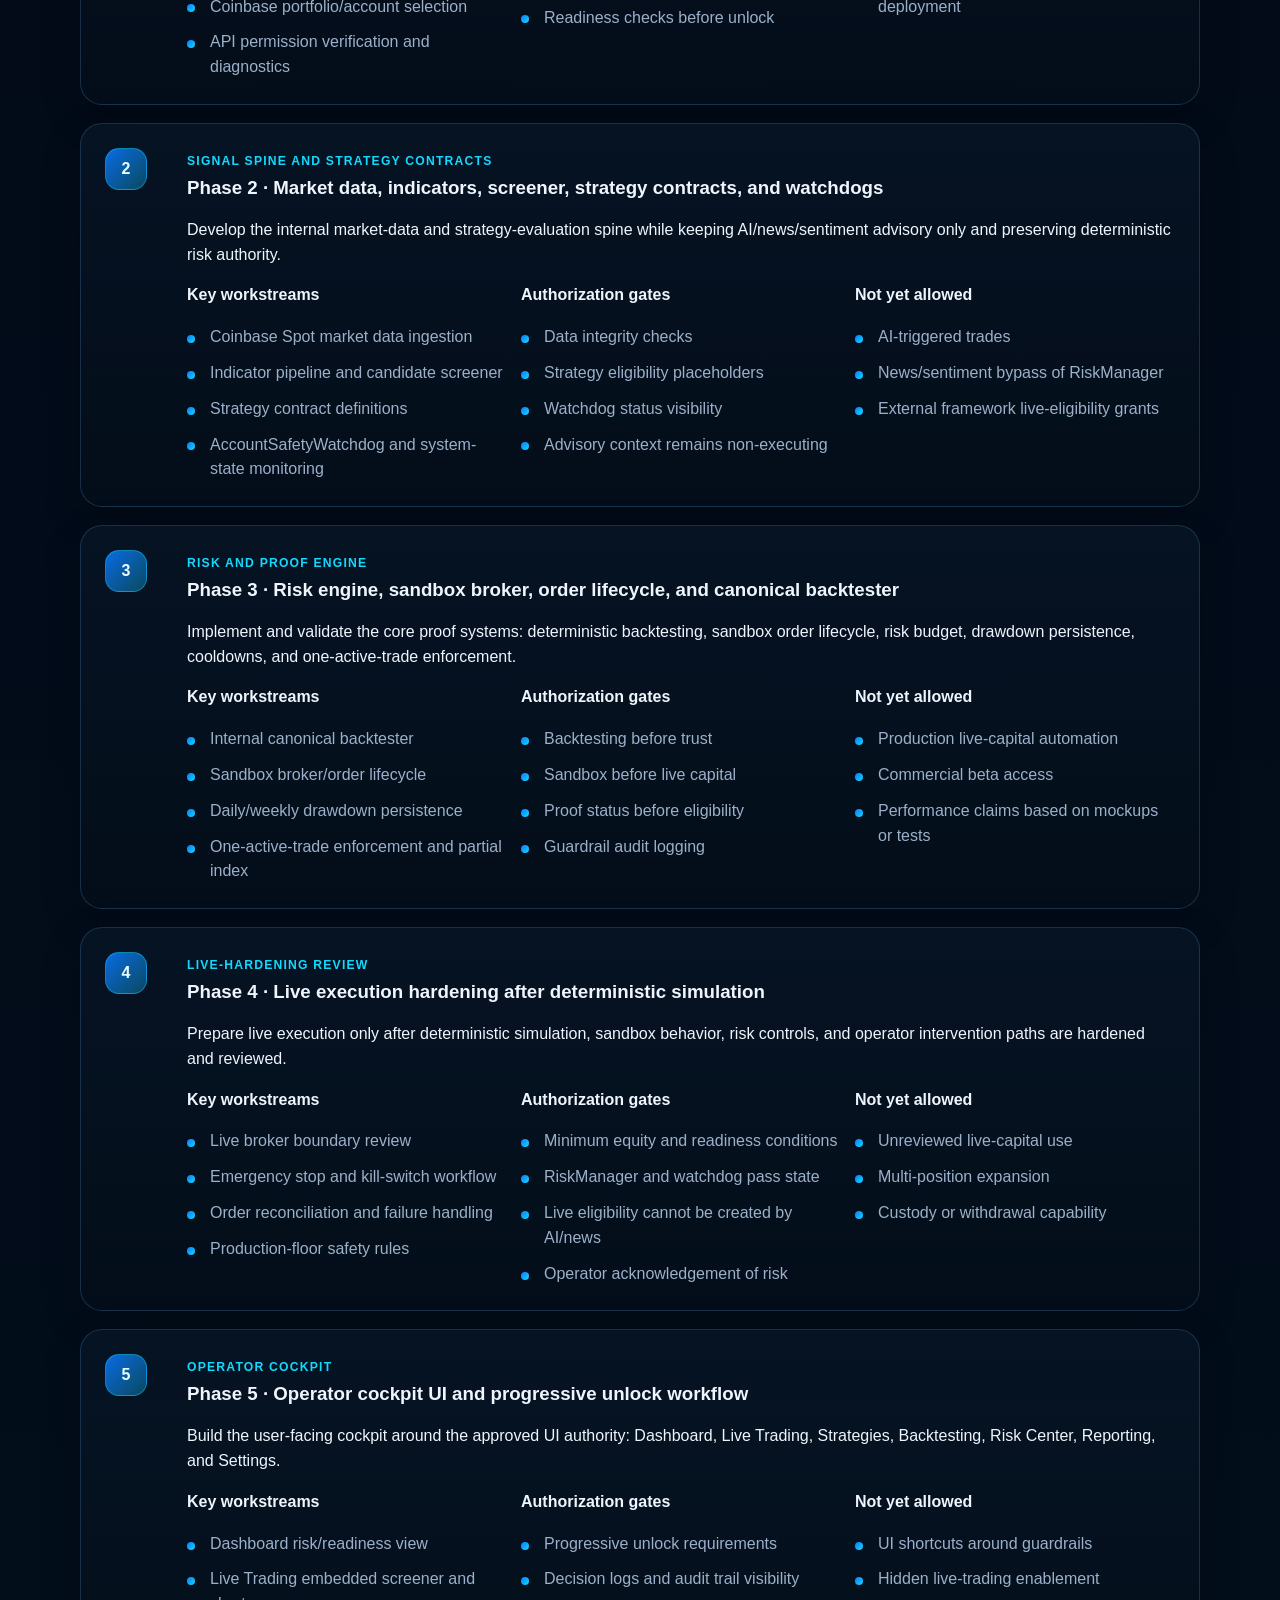
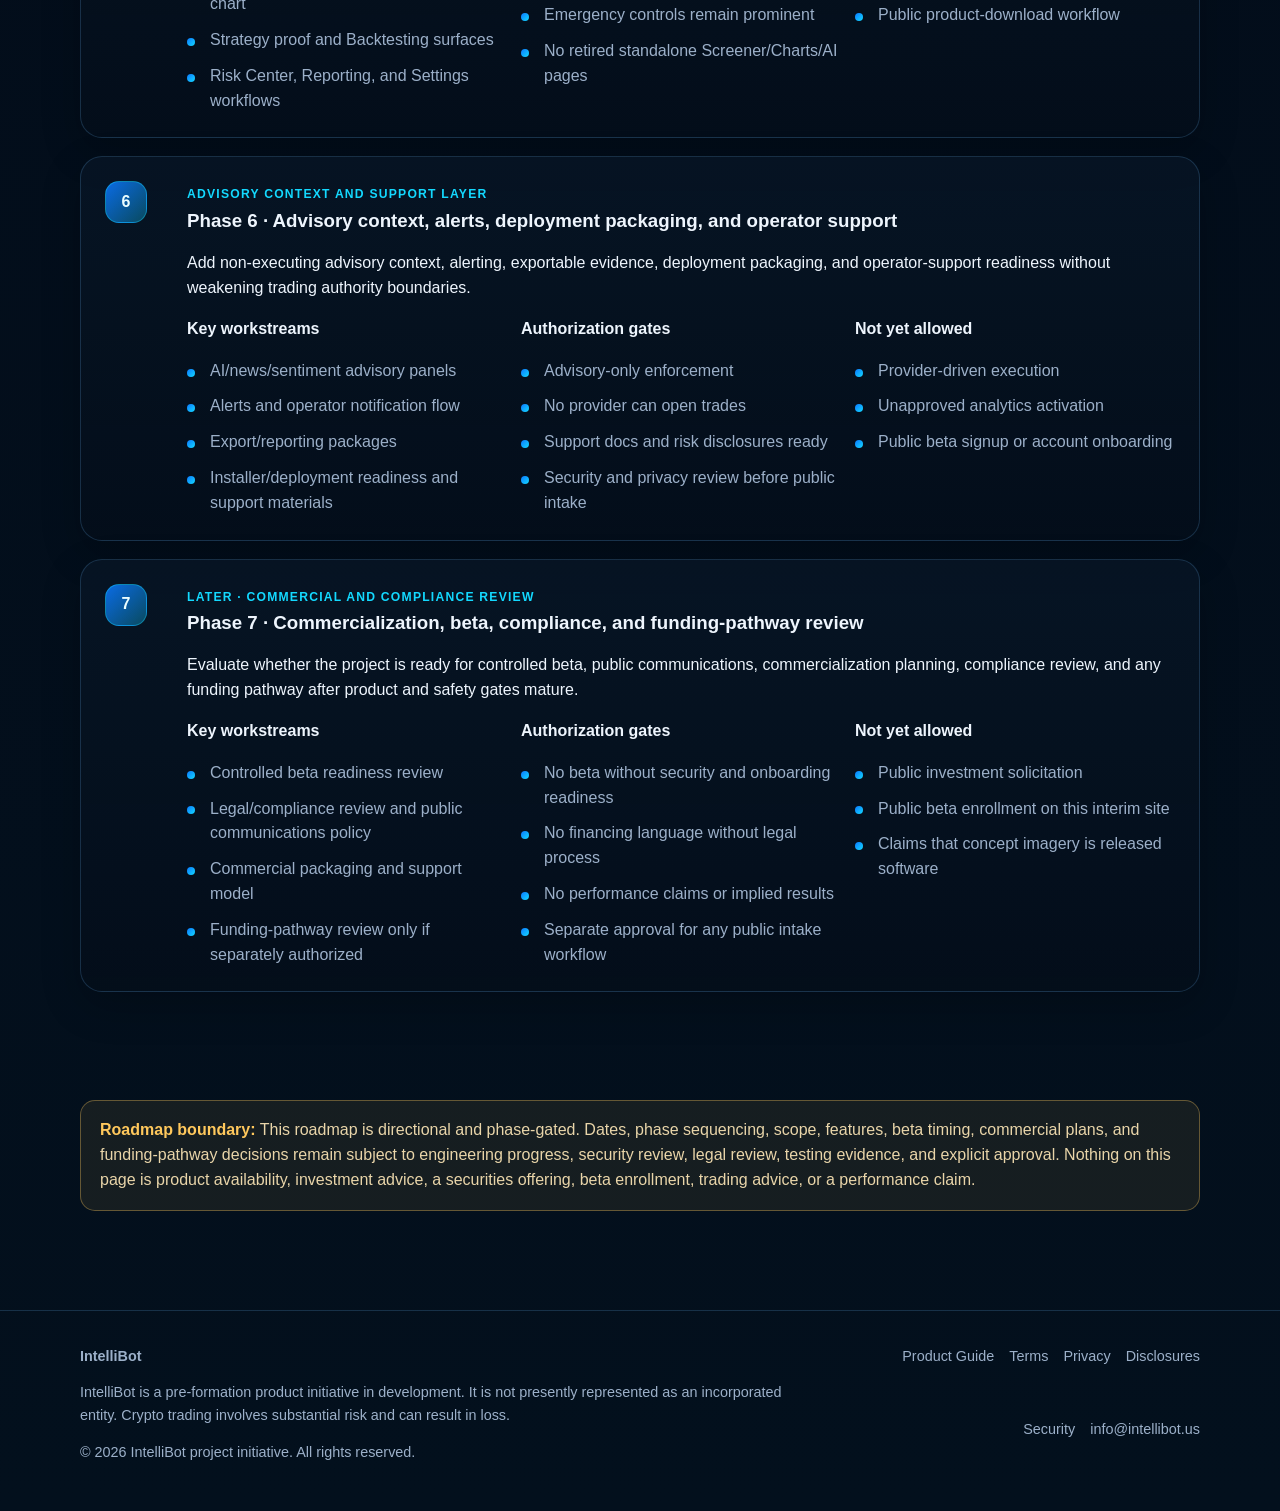
<file: roadmap/index.html>
<!doctype html>
<html lang="en">
<head>
<meta charset="utf-8"><meta name="viewport" content="width=device-width, initial-scale=1">
<title>Roadmap | IntelliBot</title>
<meta name="description" content="Phase-gated IntelliBot roadmap from Phase 0 through Phase 7 for a pre-formation product initiative in development.">
<link rel="icon" href="../assets/favicon.png">
<link rel="stylesheet" href="../assets/style.css">
</head>
<body>
<header class="site-header">
  <nav class="wrap nav-shell" aria-label="Primary navigation">
    <a class="brand" href="../" aria-label="IntelliBot home">
      <img src="../assets/intellibot-emblem.png" alt="">
      <span>Intelli<strong>Bot</strong></span>
    </a>
    <button class="mobile-toggle" type="button" aria-expanded="false" aria-controls="site-navigation" data-nav-toggle>
      <span class="sr-only">Open navigation menu</span>
      <span class="hamburger" aria-hidden="true"><span></span><span></span><span></span></span>
    </button>
    <div class="links" id="site-navigation" data-mobile-nav>
      <a href="../product/">Product</a>
      <a href="../documents/">Guide</a>
      <a href="../interface/">Interface</a>
      <a href="../roadmap/">Roadmap</a>
      <a href="../trust/">Trust &amp; Safety</a>
      <a href="../disclosures/">Disclosures</a>
      <a href="../privacy/">Privacy</a>
      <a href="../contact/">Contact</a>
    </div>
  </nav>
</header>
<main>
<section class="page-head">
  <div class="wrap">
    <span class="chip">Roadmap · Phase 0–7 · Phase-gated · Not a release schedule</span>
    <h1>Roadmap discipline: <span>prove the system before expanding the system</span>.</h1>
    <p class="lead">The IntelliBot roadmap is intentionally gated from Phase 0 through Phase 7. Each phase must satisfy its own engineering, risk, security, QA, and governance checks before the project can move toward broader access, live-capital workflows, beta enrollment, commercialization, or funding-pathway activity.</p>
  </div>
</section>

<section>
 <div class="wrap">
  <div class="section-heading">
    <div class="kicker">Current roadmap authority</div>
    <h2>Eight public roadmap phases, with <span>clear gating</span>.</h2>
    <p>This restores the detailed Phase 0–7 structure while keeping the cleaner visual presentation. The roadmap is directional and phase-gated; it is not a promise of product availability, trading performance, beta access, or investment opportunity.</p>
  </div>

  <div class="roadmap-lane">

    <article class="roadmap-card current">
      <div class="phase-index">0</div>
      <div>
        <span class="tag">Current · TT-169 V2.8 authority</span>
        <h3>Phase 0 · Governance, architecture, and clean foundation</h3>
        <p>Establish the authoritative TPMS baseline, product boundaries, schema-readiness requirements, and disciplined implementation controls before runtime work expands.</p>
        <div style="display:grid;grid-template-columns:repeat(auto-fit,minmax(220px,1fr));gap:14px;margin-top:16px">
          <div><strong>Key workstreams</strong><ul class="clean"><li>STATUS.md ticket authority</li><li>TT-169 V2.8 schema-readiness baseline</li><li>UI authority and retired page cleanup</li><li>Codex Plan-mode discipline</li></ul></div>
          <div><strong>Authorization gates</strong><ul class="clean"><li>No superseded package may control scope</li><li>No implementation outside approved phase</li><li>No live-capital, beta, or commercialization activity</li></ul></div>
          <div><strong>Not yet allowed</strong><ul class="clean"><li>Runtime implementation without gate approval</li><li>Provider integration or API-key acquisition</li><li>Public beta or investor workflow activation</li></ul></div>
        </div>
      </div>
    </article>

    <article class="roadmap-card">
      <div class="phase-index">1</div>
      <div>
        <span class="tag">Next only after Phase 0 gates</span>
        <h3>Phase 1 · Local foundation, credentials, persistence, and diagnostics</h3>
        <p>Build the controlled local application foundation: configuration, database persistence, exchange-account setup, credential handling posture, diagnostics, and readiness checks.</p>
        <div style="display:grid;grid-template-columns:repeat(auto-fit,minmax(220px,1fr));gap:14px;margin-top:16px">
          <div><strong>Key workstreams</strong><ul class="clean"><li>Local app shell and settings workflow</li><li>SQLite persistence and migration readiness</li><li>Coinbase portfolio/account selection</li><li>API permission verification and diagnostics</li></ul></div>
          <div><strong>Authorization gates</strong><ul class="clean"><li>View + trade permission only</li><li>No withdrawal scope</li><li>Sandbox-first environment default</li><li>Readiness checks before unlock</li></ul></div>
          <div><strong>Not yet allowed</strong><ul class="clean"><li>Live trading automation</li><li>Public user onboarding</li><li>Analytics, beta forms, or production deployment</li></ul></div>
        </div>
      </div>
    </article>

    <article class="roadmap-card">
      <div class="phase-index">2</div>
      <div>
        <span class="tag">Signal spine and strategy contracts</span>
        <h3>Phase 2 · Market data, indicators, screener, strategy contracts, and watchdogs</h3>
        <p>Develop the internal market-data and strategy-evaluation spine while keeping AI/news/sentiment advisory only and preserving deterministic risk authority.</p>
        <div style="display:grid;grid-template-columns:repeat(auto-fit,minmax(220px,1fr));gap:14px;margin-top:16px">
          <div><strong>Key workstreams</strong><ul class="clean"><li>Coinbase Spot market data ingestion</li><li>Indicator pipeline and candidate screener</li><li>Strategy contract definitions</li><li>AccountSafetyWatchdog and system-state monitoring</li></ul></div>
          <div><strong>Authorization gates</strong><ul class="clean"><li>Data integrity checks</li><li>Strategy eligibility placeholders</li><li>Watchdog status visibility</li><li>Advisory context remains non-executing</li></ul></div>
          <div><strong>Not yet allowed</strong><ul class="clean"><li>AI-triggered trades</li><li>News/sentiment bypass of RiskManager</li><li>External framework live-eligibility grants</li></ul></div>
        </div>
      </div>
    </article>

    <article class="roadmap-card">
      <div class="phase-index">3</div>
      <div>
        <span class="tag">Risk and proof engine</span>
        <h3>Phase 3 · Risk engine, sandbox broker, order lifecycle, and canonical backtester</h3>
        <p>Implement and validate the core proof systems: deterministic backtesting, sandbox order lifecycle, risk budget, drawdown persistence, cooldowns, and one-active-trade enforcement.</p>
        <div style="display:grid;grid-template-columns:repeat(auto-fit,minmax(220px,1fr));gap:14px;margin-top:16px">
          <div><strong>Key workstreams</strong><ul class="clean"><li>Internal canonical backtester</li><li>Sandbox broker/order lifecycle</li><li>Daily/weekly drawdown persistence</li><li>One-active-trade enforcement and partial index</li></ul></div>
          <div><strong>Authorization gates</strong><ul class="clean"><li>Backtesting before trust</li><li>Sandbox before live capital</li><li>Proof status before eligibility</li><li>Guardrail audit logging</li></ul></div>
          <div><strong>Not yet allowed</strong><ul class="clean"><li>Production live-capital automation</li><li>Commercial beta access</li><li>Performance claims based on mockups or tests</li></ul></div>
        </div>
      </div>
    </article>

    <article class="roadmap-card">
      <div class="phase-index">4</div>
      <div>
        <span class="tag">Live-hardening review</span>
        <h3>Phase 4 · Live execution hardening after deterministic simulation</h3>
        <p>Prepare live execution only after deterministic simulation, sandbox behavior, risk controls, and operator intervention paths are hardened and reviewed.</p>
        <div style="display:grid;grid-template-columns:repeat(auto-fit,minmax(220px,1fr));gap:14px;margin-top:16px">
          <div><strong>Key workstreams</strong><ul class="clean"><li>Live broker boundary review</li><li>Emergency stop and kill-switch workflow</li><li>Order reconciliation and failure handling</li><li>Production-floor safety rules</li></ul></div>
          <div><strong>Authorization gates</strong><ul class="clean"><li>Minimum equity and readiness conditions</li><li>RiskManager and watchdog pass state</li><li>Live eligibility cannot be created by AI/news</li><li>Operator acknowledgement of risk</li></ul></div>
          <div><strong>Not yet allowed</strong><ul class="clean"><li>Unreviewed live-capital use</li><li>Multi-position expansion</li><li>Custody or withdrawal capability</li></ul></div>
        </div>
      </div>
    </article>

    <article class="roadmap-card">
      <div class="phase-index">5</div>
      <div>
        <span class="tag">Operator cockpit</span>
        <h3>Phase 5 · Operator cockpit UI and progressive unlock workflow</h3>
        <p>Build the user-facing cockpit around the approved UI authority: Dashboard, Live Trading, Strategies, Backtesting, Risk Center, Reporting, and Settings.</p>
        <div style="display:grid;grid-template-columns:repeat(auto-fit,minmax(220px,1fr));gap:14px;margin-top:16px">
          <div><strong>Key workstreams</strong><ul class="clean"><li>Dashboard risk/readiness view</li><li>Live Trading embedded screener and chart</li><li>Strategy proof and Backtesting surfaces</li><li>Risk Center, Reporting, and Settings workflows</li></ul></div>
          <div><strong>Authorization gates</strong><ul class="clean"><li>Progressive unlock requirements</li><li>Decision logs and audit trail visibility</li><li>Emergency controls remain prominent</li><li>No retired standalone Screener/Charts/AI pages</li></ul></div>
          <div><strong>Not yet allowed</strong><ul class="clean"><li>UI shortcuts around guardrails</li><li>Hidden live-trading enablement</li><li>Public product-download workflow</li></ul></div>
        </div>
      </div>
    </article>

    <article class="roadmap-card">
      <div class="phase-index">6</div>
      <div>
        <span class="tag">Advisory context and support layer</span>
        <h3>Phase 6 · Advisory context, alerts, deployment packaging, and operator support</h3>
        <p>Add non-executing advisory context, alerting, exportable evidence, deployment packaging, and operator-support readiness without weakening trading authority boundaries.</p>
        <div style="display:grid;grid-template-columns:repeat(auto-fit,minmax(220px,1fr));gap:14px;margin-top:16px">
          <div><strong>Key workstreams</strong><ul class="clean"><li>AI/news/sentiment advisory panels</li><li>Alerts and operator notification flow</li><li>Export/reporting packages</li><li>Installer/deployment readiness and support materials</li></ul></div>
          <div><strong>Authorization gates</strong><ul class="clean"><li>Advisory-only enforcement</li><li>No provider can open trades</li><li>Support docs and risk disclosures ready</li><li>Security and privacy review before public intake</li></ul></div>
          <div><strong>Not yet allowed</strong><ul class="clean"><li>Provider-driven execution</li><li>Unapproved analytics activation</li><li>Public beta signup or account onboarding</li></ul></div>
        </div>
      </div>
    </article>

    <article class="roadmap-card">
      <div class="phase-index">7</div>
      <div>
        <span class="tag">Later · commercial and compliance review</span>
        <h3>Phase 7 · Commercialization, beta, compliance, and funding-pathway review</h3>
        <p>Evaluate whether the project is ready for controlled beta, public communications, commercialization planning, compliance review, and any funding pathway after product and safety gates mature.</p>
        <div style="display:grid;grid-template-columns:repeat(auto-fit,minmax(220px,1fr));gap:14px;margin-top:16px">
          <div><strong>Key workstreams</strong><ul class="clean"><li>Controlled beta readiness review</li><li>Legal/compliance review and public communications policy</li><li>Commercial packaging and support model</li><li>Funding-pathway review only if separately authorized</li></ul></div>
          <div><strong>Authorization gates</strong><ul class="clean"><li>No beta without security and onboarding readiness</li><li>No financing language without legal process</li><li>No performance claims or implied results</li><li>Separate approval for any public intake workflow</li></ul></div>
          <div><strong>Not yet allowed</strong><ul class="clean"><li>Public investment solicitation</li><li>Public beta enrollment on this interim site</li><li>Claims that concept imagery is released software</li></ul></div>
        </div>
      </div>
    </article>

  </div>
 </div>
</section>

<section>
 <div class="wrap">
  <div class="notice"><strong>Roadmap boundary:</strong> This roadmap is directional and phase-gated. Dates, phase sequencing, scope, features, beta timing, commercial plans, and funding-pathway decisions remain subject to engineering progress, security review, legal review, testing evidence, and explicit approval. Nothing on this page is product availability, investment advice, a securities offering, beta enrollment, trading advice, or a performance claim.</div>
 </div>
</section>
</main>
<footer>
 <div class="wrap footer-grid">
  <div>
   <strong>IntelliBot</strong>
   <p>IntelliBot is a pre-formation product initiative in development. It is not presently represented as an incorporated entity. Crypto trading involves substantial risk and can result in loss.</p>
   <p>© 2026 IntelliBot project initiative. All rights reserved.</p>
  </div>
  <div class="footer-links"><a href="../documents/">Product Guide</a><a href="../terms/">Terms</a><a href="../privacy/">Privacy</a><a href="../disclosures/">Disclosures</a><a href="../trust/">Security</a><a href="mailto:info@intellibot.us">info@intellibot.us</a></div>
 </div>
</footer>
<script src="../assets/navigation.js" defer></script></body></html>
</file>
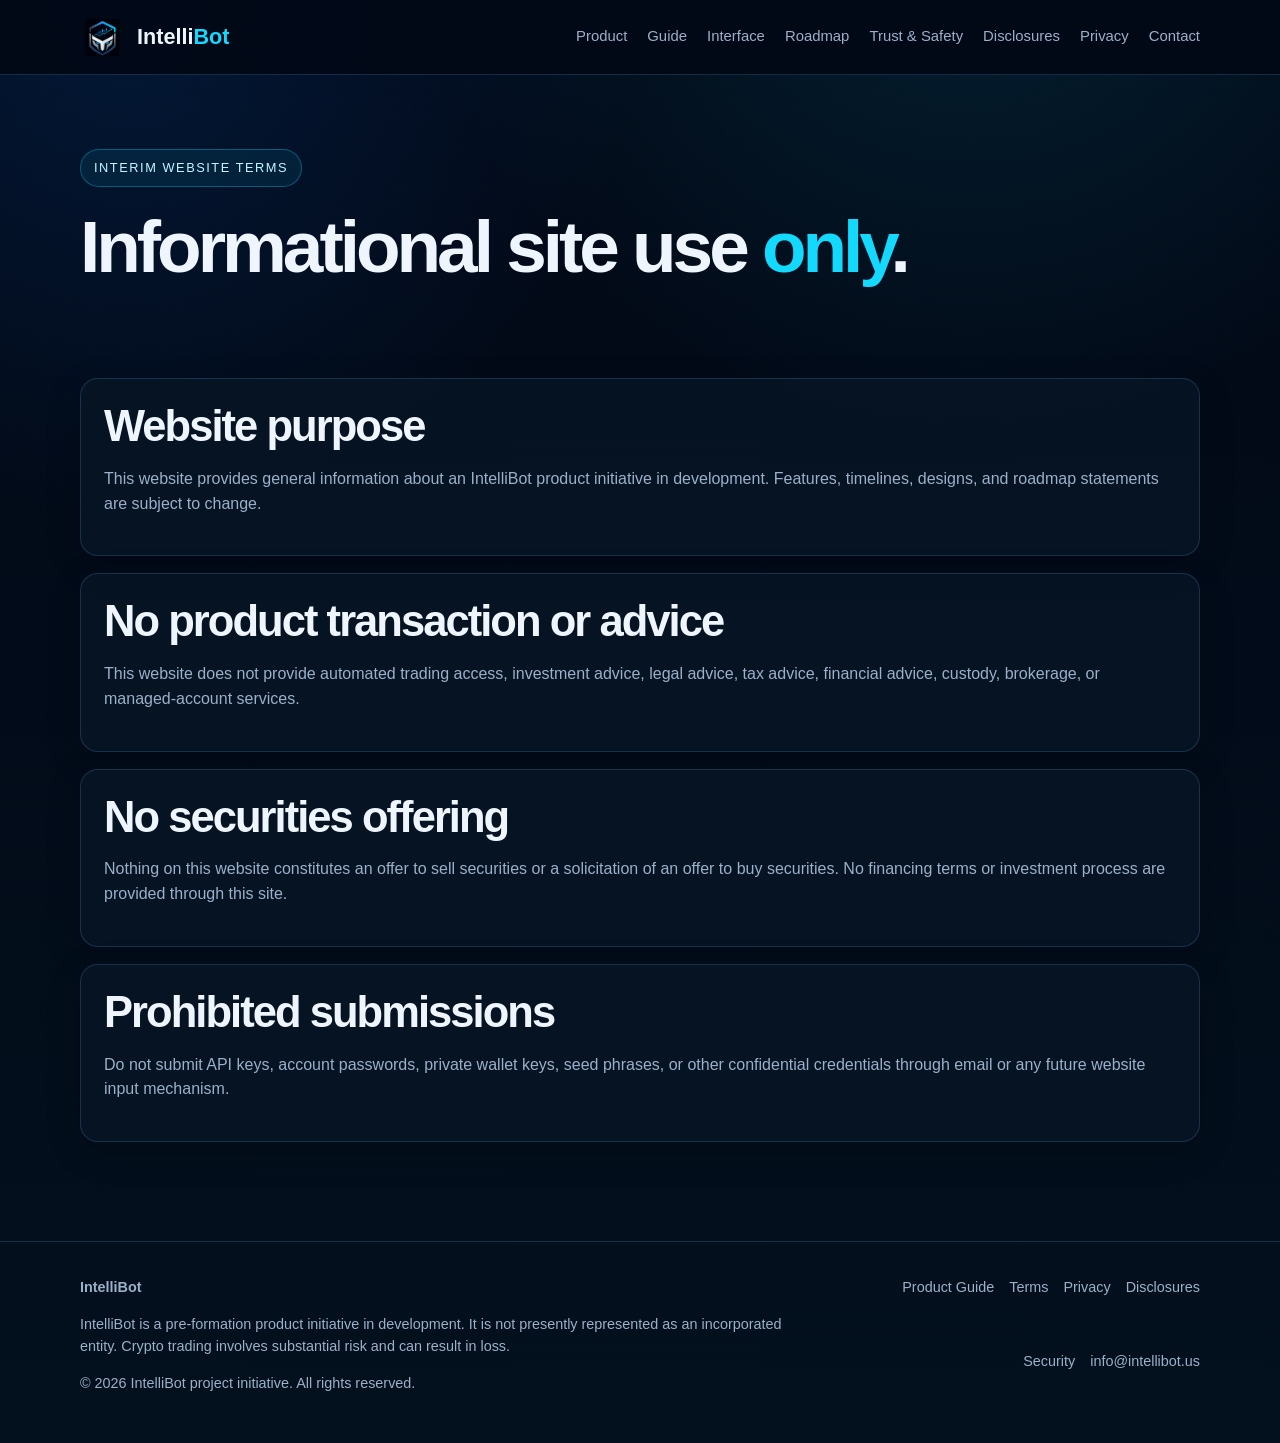
<file: terms/index.html>
<!doctype html>
<html lang="en">
<head>
<meta charset="utf-8"><meta name="viewport" content="width=device-width, initial-scale=1">
<title>Terms of Use | IntelliBot</title>
<meta name="description" content="IntelliBot terms of use information.">
<link rel="icon" href="../assets/favicon.png">
<link rel="stylesheet" href="../assets/style.css">
</head>
<body>
<header class="site-header">
  <nav class="wrap nav-shell" aria-label="Primary navigation">
    <a class="brand" href="../" aria-label="IntelliBot home">
      <img src="../assets/intellibot-emblem.png" alt="">
      <span>Intelli<strong>Bot</strong></span>
    </a>
    <button class="mobile-toggle" type="button" aria-expanded="false" aria-controls="site-navigation" data-nav-toggle>
      <span class="sr-only">Open navigation menu</span>
      <span class="hamburger" aria-hidden="true"><span></span><span></span><span></span></span>
    </button>
    <div class="links" id="site-navigation" data-mobile-nav>
      <a href="../product/">Product</a>
      <a href="../documents/">Guide</a>
      <a href="../interface/">Interface</a>
      <a href="../roadmap/">Roadmap</a>
      <a href="../trust/">Trust &amp; Safety</a>
      <a href="../disclosures/">Disclosures</a>
      <a href="../privacy/">Privacy</a>
      <a href="../contact/">Contact</a>
    </div>
  </nav>
</header>

<main><section class="page-head"><div class="wrap"><span class="chip">Interim website terms</span><h1>Informational site use <span>only</span>.</h1></div></section>
<section><div class="wrap grid">
<div class="panel"><h2>Website purpose</h2><p>This website provides general information about an IntelliBot product initiative in development. Features, timelines, designs, and roadmap statements are subject to change.</p></div>
<div class="panel"><h2>No product transaction or advice</h2><p>This website does not provide automated trading access, investment advice, legal advice, tax advice, financial advice, custody, brokerage, or managed-account services.</p></div>
<div class="panel"><h2>No securities offering</h2><p>Nothing on this website constitutes an offer to sell securities or a solicitation of an offer to buy securities. No financing terms or investment process are provided through this site.</p></div>
<div class="panel"><h2>Prohibited submissions</h2><p>Do not submit API keys, account passwords, private wallet keys, seed phrases, or other confidential credentials through email or any future website input mechanism.</p></div>
</div></section></main>

<footer>
 <div class="wrap footer-grid">
  <div>
   <strong>IntelliBot</strong>
   <p>IntelliBot is a pre-formation product initiative in development. It is not presently represented as an incorporated entity. Crypto trading involves substantial risk and can result in loss.</p>
   <p>© 2026 IntelliBot project initiative. All rights reserved.</p>
  </div>
  <div class="footer-links"><a href="../documents/">Product Guide</a><a href="../terms/">Terms</a><a href="../privacy/">Privacy</a><a href="../disclosures/">Disclosures</a><a href="../trust/">Security</a><a href="mailto:info@intellibot.us">info@intellibot.us</a></div>
 </div>
</footer>
<script src="../assets/navigation.js" defer></script></body></html>
</file>
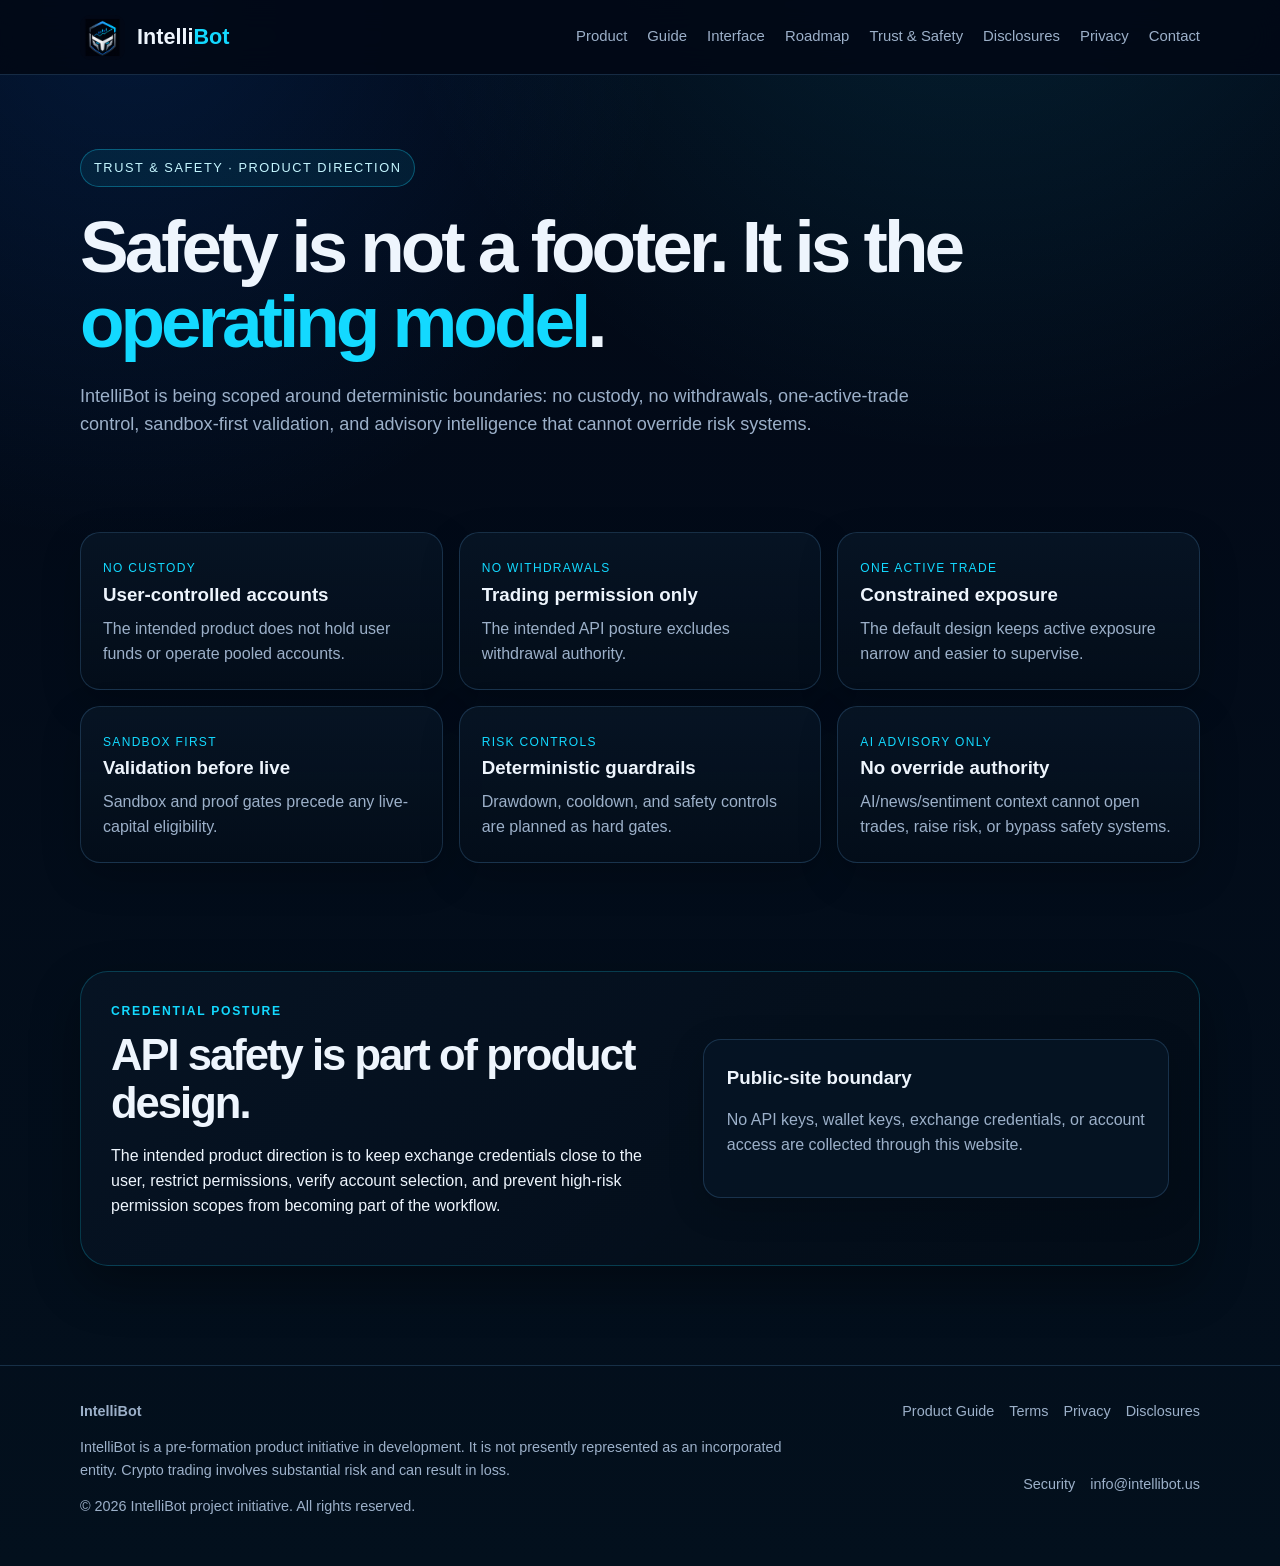
<file: trust/index.html>
<!doctype html>
<html lang="en">
<head>
<meta charset="utf-8"><meta name="viewport" content="width=device-width, initial-scale=1">
<title>Trust & Safety | IntelliBot</title>
<meta name="description" content="IntelliBot trust and safety principles for risk-first crypto automation.">
<link rel="icon" href="../assets/favicon.png">
<link rel="stylesheet" href="../assets/style.css">
</head>
<body>
<header class="site-header">
  <nav class="wrap nav-shell" aria-label="Primary navigation">
    <a class="brand" href="../" aria-label="IntelliBot home">
      <img src="../assets/intellibot-emblem.png" alt="">
      <span>Intelli<strong>Bot</strong></span>
    </a>
    <button class="mobile-toggle" type="button" aria-expanded="false" aria-controls="site-navigation" data-nav-toggle>
      <span class="sr-only">Open navigation menu</span>
      <span class="hamburger" aria-hidden="true"><span></span><span></span><span></span></span>
    </button>
    <div class="links" id="site-navigation" data-mobile-nav>
      <a href="../product/">Product</a>
      <a href="../documents/">Guide</a>
      <a href="../interface/">Interface</a>
      <a href="../roadmap/">Roadmap</a>
      <a href="../trust/">Trust &amp; Safety</a>
      <a href="../disclosures/">Disclosures</a>
      <a href="../privacy/">Privacy</a>
      <a href="../contact/">Contact</a>
    </div>
  </nav>
</header>
<main>
<section class="page-head">
  <div class="wrap">
    <span class="chip">Trust &amp; Safety · Product direction</span>
    <h1>Safety is not a footer. It is the <span>operating model</span>.</h1>
    <p class="lead">IntelliBot is being scoped around deterministic boundaries: no custody, no withdrawals, one-active-trade control, sandbox-first validation, and advisory intelligence that cannot override risk systems.</p>
  </div>
</section>

<section>
 <div class="wrap">
  <div class="safety-grid">
   <article><span>No custody</span><h3>User-controlled accounts</h3><p>The intended product does not hold user funds or operate pooled accounts.</p></article>
   <article><span>No withdrawals</span><h3>Trading permission only</h3><p>The intended API posture excludes withdrawal authority.</p></article>
   <article><span>One active trade</span><h3>Constrained exposure</h3><p>The default design keeps active exposure narrow and easier to supervise.</p></article>
   <article><span>Sandbox first</span><h3>Validation before live</h3><p>Sandbox and proof gates precede any live-capital eligibility.</p></article>
   <article><span>Risk controls</span><h3>Deterministic guardrails</h3><p>Drawdown, cooldown, and safety controls are planned as hard gates.</p></article>
   <article><span>AI advisory only</span><h3>No override authority</h3><p>AI/news/sentiment context cannot open trades, raise risk, or bypass safety systems.</p></article>
  </div>
 </div>
</section>

<section>
 <div class="wrap split-panel">
  <div>
   <div class="kicker">Credential posture</div>
   <h2>API safety is part of product design.</h2>
   <p>The intended product direction is to keep exchange credentials close to the user, restrict permissions, verify account selection, and prevent high-risk permission scopes from becoming part of the workflow.</p>
  </div>
  <div class="panel elevated">
   <h3>Public-site boundary</h3>
   <p>No API keys, wallet keys, exchange credentials, or account access are collected through this website.</p>
  </div>
 </div>
</section>
</main>
<footer>
 <div class="wrap footer-grid">
  <div>
   <strong>IntelliBot</strong>
   <p>IntelliBot is a pre-formation product initiative in development. It is not presently represented as an incorporated entity. Crypto trading involves substantial risk and can result in loss.</p>
   <p>© 2026 IntelliBot project initiative. All rights reserved.</p>
  </div>
  <div class="footer-links"><a href="../documents/">Product Guide</a><a href="../terms/">Terms</a><a href="../privacy/">Privacy</a><a href="../disclosures/">Disclosures</a><a href="../trust/">Security</a><a href="mailto:info@intellibot.us">info@intellibot.us</a></div>
 </div>
</footer>
<script src="../assets/navigation.js" defer></script></body></html>
</file>
<file: assets/style.css>
:root {
  --bg: #020816;
  --panel: #071525;
  --panel2: #091c30;
  --line: rgba(78, 132, 182, .28);
  --text: #eef5fd;
  --muted: #9cb0c9;
  --blue: #0b78ff;
  --cyan: #13d9ff;
  --green: #38d996;
  --warning: #ffc85c;
  --max: 1120px;
  --shadow: 0 20px 50px rgba(0,0,0,.32);
}
* { box-sizing: border-box; }
html { scroll-behavior: smooth; }
body {
  margin: 0; color: var(--text); font-family: Inter, Segoe UI, Arial, sans-serif;
  background: radial-gradient(circle at 76% -10%, rgba(19,217,255,.13), transparent 31%),
              radial-gradient(circle at 10% 0%, rgba(11,120,255,.14), transparent 28%),
              linear-gradient(180deg, #020816 0%, #03101d 100%);
  line-height: 1.55;
}
a { color: inherit; text-decoration: none; }
a.inline { color: var(--cyan); }
.wrap { width: min(var(--max), calc(100% - 42px)); margin: 0 auto; }
.site-header {
  position: sticky; top: 0; z-index: 10; background: rgba(2,8,22,.9);
  backdrop-filter: blur(15px); border-bottom: 1px solid var(--line);
}
.nav-shell { min-height: 74px; display:flex; align-items:center; justify-content:space-between; gap:20px; position:relative; }
.brand { display:flex; align-items:center; gap:12px; font-size:1.35rem; font-weight:760; }
.brand img { width:45px; height:45px; object-fit:cover; border-radius:10px; }
.brand strong { color: var(--cyan); }
.links { display:flex; flex-wrap:wrap; gap:20px; font-size:.93rem; color:var(--muted); align-items:center; }
.links a { min-height:44px; display:inline-flex; align-items:center; }
.links a:hover, .links a:focus-visible { color:var(--text); }
.mobile-toggle { display:none; min-height:46px; min-width:46px; align-items:center; justify-content:center; border:1px solid var(--line); border-radius:11px; background:rgba(7,21,37,.9); color:var(--text); cursor:pointer; }
.hamburger { width:21px; display:grid; gap:4px; }
.hamburger span { display:block; height:2px; background:var(--cyan); border-radius:99px; transition:transform .16s ease, opacity .16s ease; }
.mobile-toggle[aria-expanded="true"] .hamburger span:nth-child(1) { transform:translateY(6px) rotate(45deg); }
.mobile-toggle[aria-expanded="true"] .hamburger span:nth-child(2) { opacity:0; }
.mobile-toggle[aria-expanded="true"] .hamburger span:nth-child(3) { transform:translateY(-6px) rotate(-45deg); }
.sr-only { position:absolute; width:1px; height:1px; padding:0; margin:-1px; overflow:hidden; clip:rect(0,0,0,0); white-space:nowrap; border:0; }
.hero { padding:88px 0 56px; }
.hero-grid { display:grid; grid-template-columns:1.06fr .94fr; gap:58px; align-items:center; }
.chip {
  display:inline-block; font-size:.8rem; text-transform:uppercase; letter-spacing:.12em;
  color:#c5f6ff; border:1px solid rgba(19,217,255,.32); background:rgba(19,217,255,.08);
  padding:8px 13px; border-radius:999px; margin-bottom:22px;
}
h1 { margin:0; font-size:clamp(2.55rem,5.7vw,4.85rem); line-height:1.03; letter-spacing:-.055em; }
h1 span, h2 span { color:var(--cyan); }
h2 { margin:0; font-size:clamp(1.85rem,3.4vw,2.75rem); line-height:1.12; letter-spacing:-.045em; }
h3 { margin:0 0 8px; font-size:1.17rem; }
.lead { color:var(--muted); font-size:1.13rem; max-width:700px; margin:23px 0 0; }
.actions { display:flex; gap:12px; margin-top:33px; flex-wrap:wrap; }
.btn {
  padding:13px 19px; border-radius:10px; border:1px solid var(--line); font-weight:650;
  transition:all .17s; display:inline-flex; align-items:center; justify-content:center;
}
.btn.primary { background:linear-gradient(135deg, #005eff, #07c4ff); border-color:transparent; }
.btn:hover { transform:translateY(-1px); border-color:rgba(19,217,255,.55); }
.logo-card { border:1px solid var(--line); background:linear-gradient(180deg,rgba(7,21,37,.92),rgba(3,12,23,.92)); padding:28px; border-radius:26px; box-shadow:var(--shadow); text-align:center; }
.logo-card img { width:min(100%, 450px); max-height:430px; object-fit:cover; border-radius:20px; }
.wordmark { font-size:clamp(2.1rem,3vw,2.65rem); font-weight:760; letter-spacing:-.045em; margin-top:16px; }
.wordmark strong { color:#087dff; }
.notice { border:1px solid rgba(255,200,92,.34); background:rgba(255,200,92,.08); border-radius:15px; color:#e9d5a9; padding:17px 19px; }
.notice strong { color:var(--warning); }
section { padding:54px 0; }
.section-heading { max-width:790px; margin-bottom:28px; }
.kicker { color:var(--cyan); font-size:.76rem; font-weight:700; letter-spacing:.14em; text-transform:uppercase; margin-bottom:10px; }
.section-heading p, .card p, .panel p { color:var(--muted); }
.grid { display:grid; gap:17px; }
.two { grid-template-columns:repeat(2, minmax(0, 1fr)); }
.three { grid-template-columns:repeat(3, minmax(0, 1fr)); }
.four { grid-template-columns:repeat(4, minmax(0, 1fr)); }
.card, .panel { background:rgba(7,21,37,.82); border:1px solid var(--line); border-radius:18px; padding:23px; box-shadow:0 10px 35px rgba(0,0,0,.18); }
.card p { margin:9px 0 0; }
.tag { color:var(--cyan); font-size:.76rem; text-transform:uppercase; letter-spacing:.1em; font-weight:700; margin-bottom:10px; }
ul.clean { list-style:none; margin:17px 0 0; padding:0; display:grid; gap:11px; color:var(--muted); }
ul.clean li { position:relative; padding-left:23px; }
ul.clean li::before { content:""; position:absolute; left:0; top:.62em; width:8px; height:8px; border-radius:99px; background:linear-gradient(135deg,var(--blue),var(--cyan)); }
.table { overflow:auto; border-radius:18px; border:1px solid var(--line); }
table { width:100%; border-collapse:collapse; min-width:690px; background:rgba(7,21,37,.82); }
th, td { text-align:left; padding:15px 16px; border-bottom:1px solid var(--line); vertical-align:top; }
th { color:#d5e8fd; text-transform:uppercase; font-size:.78rem; letter-spacing:.09em; background:rgba(9,28,48,.86); }
td { color:var(--muted); }
.banner { margin:0 0 10px; padding:21px 0; border-top:1px solid var(--line); border-bottom:1px solid var(--line); background:rgba(8,31,61,.62); color:#bfd7f3; }
footer { border-top:1px solid var(--line); margin-top:45px; padding:34px 0; color:var(--muted); font-size:.9rem; }
.footer-grid { display:grid; grid-template-columns:1.35fr .65fr; gap:26px; }
.footer-links { display:flex; gap:15px; flex-wrap:wrap; justify-content:flex-end; }
.page-head { padding:74px 0 40px; }
.page-head .lead { max-width:840px; }
.subtle { color:var(--muted); font-size:.91rem; }


/* Responsive behavior: the layout adapts to viewport width rather than guessing device type. */
@media (max-width: 900px) {
  body.nav-open { overflow: hidden; }
  .wrap { width: min(var(--max), calc(100% - 32px)); }
  .nav-shell { min-height: 70px; }
  .mobile-toggle { display:inline-flex; }
  .links {
    display:none;
    position:absolute;
    top:calc(100% + 10px);
    left:0;
    right:0;
    flex-direction:column;
    align-items:stretch;
    gap:4px;
    padding:10px;
    background:rgba(4,13,26,.98);
    border:1px solid var(--line);
    border-radius:15px;
    box-shadow:var(--shadow);
  }
  .links.open { display:flex; }
  .links a {
    padding:10px 12px;
    border-radius:9px;
    color:var(--muted);
  }
  .links a:hover, .links a:focus-visible {
    color:var(--text);
    background:rgba(13,126,255,.12);
  }
  .hero { padding:46px 0 42px; }
  .hero-grid, .two, .three, .four, .footer-grid { grid-template-columns:1fr; }
  .hero-grid { gap:32px; }
  .hero-grid > div:first-child { order:2; }
  .hero-grid .logo-card { order:1; padding:20px; max-width:540px; margin:0 auto; }
  .logo-card img { max-height:330px; }
  .section-heading { margin-bottom:23px; }
  section { padding:42px 0; }
  .footer-links { justify-content:flex-start; }
  .table { -webkit-overflow-scrolling:touch; position:relative; }
  table { min-width:620px; }
}

@media (max-width: 600px) {
  .wrap { width:calc(100% - 26px); }
  .brand { font-size:1.2rem; }
  .brand img { width:42px; height:42px; }
  .hero { padding:32px 0 34px; }
  h1 { font-size:clamp(2.05rem, 11.5vw, 2.75rem); }
  h2 { font-size:clamp(1.55rem, 8vw, 2rem); }
  .lead { font-size:1rem; line-height:1.55; margin-top:18px; }
  .chip { font-size:.69rem; letter-spacing:.09em; padding:7px 10px; margin-bottom:17px; }
  .actions { display:grid; margin-top:25px; }
  .btn { width:100%; min-height:49px; }
  .logo-card { border-radius:20px; }
  .logo-card img { max-height:250px; }
  .wordmark { font-size:2.05rem; }
  .card, .panel { padding:19px; border-radius:15px; }
  .notice { padding:14px 15px; font-size:.91rem; }
  .banner { font-size:.9rem; padding:16px 0; }
  section { padding:34px 0; }
  th, td { padding:12px 13px; font-size:.92rem; }
  table { min-width:560px; }
  footer { margin-top:30px; padding:27px 0; }
}

@media (prefers-reduced-motion: reduce) {
  *, *::before, *::after { scroll-behavior:auto; transition:none !important; animation:none !important; }
}


/* V5 product and roadmap professional-page extensions */
.pro-head { padding-bottom: 32px; }
.status-strip {
  display:grid;
  grid-template-columns:repeat(4, minmax(0, 1fr));
  gap:12px;
  margin-top:32px;
}
.status-strip > div {
  border:1px solid var(--line);
  border-radius:16px;
  padding:16px;
  background:linear-gradient(180deg, rgba(7,21,37,.86), rgba(4,14,26,.86));
  box-shadow:0 10px 30px rgba(0,0,0,.18);
}
.status-strip strong { display:block; color:#dff7ff; font-size:.82rem; text-transform:uppercase; letter-spacing:.09em; margin-bottom:7px; }
.status-strip span { display:block; color:var(--muted); font-size:.93rem; line-height:1.45; }
.feature-panel p + p { margin-top:12px; }
.strong-list li { color:#c8d9ec; }
.flow-box {
  display:flex;
  flex-wrap:wrap;
  align-items:center;
  gap:9px;
  margin:18px 0;
  padding:19px;
  border:1px solid var(--line);
  border-radius:18px;
  background:rgba(7,21,37,.82);
  box-shadow:0 10px 35px rgba(0,0,0,.18);
}
.flow-box div {
  border:1px solid rgba(19,217,255,.28);
  background:rgba(19,217,255,.07);
  color:#dff7ff;
  border-radius:999px;
  padding:9px 12px;
  font-size:.88rem;
  white-space:nowrap;
}
.flow-box span { color:var(--cyan); opacity:.85; }
.surface-grid .card:nth-child(7) { grid-column: span 3; }
.feature-grid .deep-card { min-height: 210px; }
.deep-card h3 { font-size:1.22rem; }
.timeline { display:grid; gap:18px; }
.timeline-item {
  display:grid;
  grid-template-columns:58px 1fr;
  gap:17px;
  align-items:start;
}
.timeline-marker {
  width:46px;
  height:46px;
  border-radius:50%;
  display:flex;
  align-items:center;
  justify-content:center;
  color:#eafdff;
  font-weight:800;
  border:1px solid rgba(19,217,255,.45);
  background:linear-gradient(135deg, rgba(11,120,255,.62), rgba(19,217,255,.28));
  box-shadow:0 0 0 8px rgba(19,217,255,.05);
}
.timeline-item.current .timeline-marker { border-color:rgba(56,217,150,.6); background:linear-gradient(135deg, rgba(56,217,150,.55), rgba(19,217,255,.20)); }
.timeline-content {
  border:1px solid var(--line);
  border-radius:18px;
  padding:22px;
  background:rgba(7,21,37,.82);
  box-shadow:0 10px 35px rgba(0,0,0,.18);
}
.timeline-content p { color:var(--muted); margin:8px 0 0; }
.timeline-content ul.clean { margin-top:14px; }
@media (max-width: 900px) {
  .status-strip { grid-template-columns:repeat(2, minmax(0, 1fr)); }
  .surface-grid .card:nth-child(7) { grid-column:auto; }
}
@media (max-width: 600px) {
  .status-strip { grid-template-columns:1fr; }
  .flow-box div { white-space:normal; width:100%; }
  .flow-box span { display:none; }
  .timeline-item { grid-template-columns:1fr; }
  .timeline-marker { width:42px; height:42px; }
  .timeline-content { padding:18px; }
}

/* V6 concept UI preview additions */
.visual-panel {
  overflow: hidden;
  padding: 0;
}
.visual-panel img,
.concept-image {
  display: block;
  width: 100%;
  height: auto;
}
.visual-caption {
  padding: 18px 20px 20px;
  color: var(--muted);
  font-size: .95rem;
  border-top: 1px solid var(--line);
  background: rgba(2, 8, 22, .58);
}
.concept-grid {
  display: grid;
  grid-template-columns: minmax(0, 1.22fr) minmax(280px, .78fr);
  gap: 18px;
  align-items: start;
}
.concept-label {
  display: inline-flex;
  align-items: center;
  gap: 8px;
  color: #c5f6ff;
  border: 1px solid rgba(19,217,255,.32);
  background: rgba(19,217,255,.08);
  border-radius: 999px;
  padding: 7px 11px;
  font-size: .78rem;
  text-transform: uppercase;
  letter-spacing: .11em;
  margin-bottom: 14px;
}
.concept-disclaimer {
  border: 1px solid rgba(255,200,92,.35);
  background: rgba(255,200,92,.08);
  color: #e9d5a9;
  border-radius: 15px;
  padding: 16px 18px;
  margin-top: 16px;
}
.image-stack {
  display: grid;
  gap: 18px;
}
@media (max-width: 900px) {
  .concept-grid { grid-template-columns: 1fr; }
  .visual-caption { padding: 15px 16px 17px; }
}


/* V7 robust concept UI gallery additions */
.showcase-grid {
  display: grid;
  grid-template-columns: minmax(0, 1.35fr) minmax(300px, .65fr);
  gap: 18px;
  align-items: start;
}
.showcase-main .concept-image {
  border-bottom: 1px solid var(--line);
}
.compact-actions {
  margin-top: 18px;
}
.mini-gallery {
  display: grid;
  grid-template-columns: repeat(3, minmax(0, 1fr));
  gap: 18px;
  margin-top: 18px;
}
.interface-gallery {
  display: grid;
  grid-template-columns: repeat(2, minmax(0, 1fr));
  gap: 18px;
}
.interface-gallery .gallery-feature {
  grid-column: 1 / -1;
}
.interface-gallery .visual-caption,
.mini-gallery .visual-caption {
  min-height: 84px;
}
.visual-panel .concept-image {
  background: rgba(0,0,0,.25);
}
@media (max-width: 900px) {
  .showcase-grid,
  .mini-gallery,
  .interface-gallery {
    grid-template-columns: 1fr;
  }
  .interface-gallery .gallery-feature {
    grid-column: auto;
  }
}


/* V7.2 professional presentation and interaction upgrade */
.hero-premium {
  position: relative;
  overflow: hidden;
}
.hero-premium::after {
  content: "";
  position: absolute;
  inset: auto -10% -18% 42%;
  height: 360px;
  pointer-events: none;
  background: radial-gradient(circle, rgba(19,217,255,.18), transparent 62%);
  filter: blur(12px);
}
.premium-card {
  position: relative;
}
.premium-card::before {
  content: "";
  position: absolute;
  inset: -1px;
  border-radius: 26px;
  pointer-events: none;
  background: linear-gradient(135deg, rgba(19,217,255,.22), transparent 42%, rgba(11,120,255,.22));
  mask: linear-gradient(#000 0 0) content-box, linear-gradient(#000 0 0);
  -webkit-mask: linear-gradient(#000 0 0) content-box, linear-gradient(#000 0 0);
  padding: 1px;
  opacity: .75;
}
.control-stack {
  counter-reset: stack;
  display: grid;
  grid-template-columns: repeat(5, minmax(0, 1fr));
  gap: 14px;
}
.control-stack article,
.blueprint-grid article,
.safety-grid article,
.disclosure-grid article,
.contact-rules article {
  border: 1px solid var(--line);
  border-radius: 20px;
  padding: 22px;
  background: linear-gradient(180deg, rgba(7,21,37,.88), rgba(4,14,26,.78));
  box-shadow: 0 14px 40px rgba(0,0,0,.20);
  transition: transform .18s ease, border-color .18s ease, background .18s ease;
}
.control-stack article:hover,
.blueprint-grid article:hover,
.safety-grid article:hover,
.disclosure-grid article:hover,
.contact-rules article:hover,
.card:hover,
.panel.elevated:hover,
.visual-panel:hover {
  transform: translateY(-3px);
  border-color: rgba(19,217,255,.48);
  background: linear-gradient(180deg, rgba(9,28,48,.94), rgba(5,18,32,.86));
}
.control-stack span,
.phase-index {
  display: inline-flex;
  align-items: center;
  justify-content: center;
  width: 42px;
  height: 42px;
  border-radius: 14px;
  margin-bottom: 16px;
  color: #eafdff;
  font-weight: 800;
  background: linear-gradient(135deg, rgba(11,120,255,.88), rgba(19,217,255,.28));
  border: 1px solid rgba(19,217,255,.38);
}
.control-stack p,
.blueprint-grid p,
.safety-grid p,
.disclosure-grid p,
.contact-rules p {
  color: var(--muted);
  margin: 8px 0 0;
}
.section-split {
  padding-top: 36px;
}
.split-panel {
  display: grid;
  grid-template-columns: minmax(0, 1.1fr) minmax(320px, .9fr);
  gap: 22px;
  align-items: center;
  border: 1px solid rgba(19,217,255,.22);
  border-radius: 28px;
  padding: 30px;
  background: linear-gradient(135deg, rgba(7,21,37,.86), rgba(3,12,23,.92));
  box-shadow: var(--shadow);
}
.stat-board {
  display: grid;
  grid-template-columns: repeat(2, minmax(0,1fr));
  gap: 12px;
}
.stat-board div {
  border: 1px solid var(--line);
  border-radius: 18px;
  padding: 18px;
  background: rgba(2,8,22,.54);
}
.stat-board strong {
  display: block;
  color: #e8fbff;
  font-size: .82rem;
  text-transform: uppercase;
  letter-spacing: .09em;
  margin-bottom: 6px;
}
.stat-board span {
  color: var(--muted);
}
.blueprint-grid {
  display: grid;
  grid-template-columns: repeat(5, minmax(0, 1fr));
  gap: 14px;
}
.blueprint-grid b,
.safety-grid span,
.contact-rules span {
  color: var(--cyan);
  font-size: .75rem;
  text-transform: uppercase;
  letter-spacing: .11em;
}
.safety-grid {
  display: grid;
  grid-template-columns: repeat(3, minmax(0,1fr));
  gap: 16px;
}
.disclosure-grid {
  display: grid;
  grid-template-columns: repeat(2, minmax(0,1fr));
  gap: 16px;
}
.contact-rules {
  display: grid;
  gap: 14px;
}
.roadmap-lane {
  display: grid;
  gap: 18px;
  position: relative;
}
.roadmap-card {
  display: grid;
  grid-template-columns: 64px minmax(0,1fr);
  gap: 18px;
  border: 1px solid var(--line);
  border-radius: 22px;
  padding: 24px;
  background: linear-gradient(180deg, rgba(7,21,37,.86), rgba(4,14,26,.80));
  box-shadow: 0 14px 40px rgba(0,0,0,.20);
}
.roadmap-card.current {
  border-color: rgba(56,217,150,.46);
}
.gallery-enhanced .gallery-trigger {
  display: block;
  width: 100%;
  padding: 0;
  border: 0;
  background: transparent;
  color: inherit;
  cursor: zoom-in;
  text-align: left;
}
.gallery-enhanced .gallery-trigger:focus-visible {
  outline: 3px solid rgba(19,217,255,.7);
  outline-offset: 4px;
}
.gallery-enhanced .concept-image {
  transition: transform .22s ease, filter .22s ease;
}
.gallery-enhanced .visual-panel:hover .concept-image {
  transform: scale(1.015);
  filter: saturate(1.08) contrast(1.03);
}
.lightbox {
  position: fixed;
  inset: 0;
  z-index: 100;
  display: none;
  align-items: center;
  justify-content: center;
  padding: 28px;
  background: rgba(0, 5, 14, .86);
  backdrop-filter: blur(18px);
}
.lightbox.open { display: flex; }
.lightbox-inner {
  width: min(1280px, 96vw);
  max-height: 92vh;
  border: 1px solid rgba(19,217,255,.42);
  border-radius: 22px;
  overflow: hidden;
  background: #020816;
  box-shadow: 0 35px 90px rgba(0,0,0,.58);
}
.lightbox img {
  display: block;
  width: 100%;
  max-height: 72vh;
  object-fit: contain;
  background: #020816;
}
.lightbox-caption {
  display: grid;
  gap: 4px;
  padding: 16px 18px 18px;
  color: var(--muted);
  border-top: 1px solid var(--line);
}
.lightbox-caption strong { color: var(--text); }
.lightbox-close,
.lightbox-nav {
  position: absolute;
  border: 1px solid rgba(19,217,255,.36);
  background: rgba(7,21,37,.92);
  color: var(--text);
  border-radius: 999px;
  cursor: pointer;
  display: inline-flex;
  align-items: center;
  justify-content: center;
}
.lightbox-close {
  top: 18px;
  right: 18px;
  width: 46px;
  height: 46px;
  font-size: 1.4rem;
}
.lightbox-nav {
  top: 50%;
  transform: translateY(-50%);
  width: 48px;
  height: 48px;
  font-size: 1.8rem;
}
.lightbox-prev { left: 18px; }
.lightbox-next { right: 18px; }
@media (max-width: 1050px) {
  .control-stack,
  .blueprint-grid {
    grid-template-columns: repeat(2, minmax(0,1fr));
  }
  .control-stack article:last-child,
  .blueprint-grid article:last-child {
    grid-column: 1 / -1;
  }
}
@media (max-width: 900px) {
  .split-panel,
  .safety-grid,
  .disclosure-grid {
    grid-template-columns: 1fr;
  }
  .stat-board {
    grid-template-columns: 1fr;
  }
}
@media (max-width: 600px) {
  .control-stack,
  .blueprint-grid {
    grid-template-columns: 1fr;
  }
  .control-stack article:last-child,
  .blueprint-grid article:last-child {
    grid-column: auto;
  }
  .split-panel {
    padding: 20px;
    border-radius: 20px;
  }
  .roadmap-card {
    grid-template-columns: 1fr;
  }
  .lightbox {
    padding: 12px;
  }
  .lightbox-close {
    top: 10px;
    right: 10px;
  }
  .lightbox-nav {
    width: 42px;
    height: 42px;
  }
  .lightbox-prev { left: 10px; }
  .lightbox-next { right: 10px; }
}

/* V7.2.2 defect hardening: keep every interface-gallery card uniform. */
.gallery-enhanced .visual-panel,
.gallery-enhanced .gallery-feature {
  grid-column: auto !important;
}
.gallery-enhanced .gallery-trigger,
.gallery-enhanced .concept-image {
  width: 100%;
}

/* V7.3 rebuilt interface image hardening: SVG gallery assets render uniformly. */
.gallery-enhanced .visual-panel,
.gallery-enhanced .gallery-feature {
  grid-column: auto !important;
}
.gallery-enhanced .concept-image {
  aspect-ratio: 16 / 9;
  object-fit: cover;
  object-position: center;
}
/* V7.4 user-supplied interface image hardening: gallery assets render uniformly. */
.gallery-enhanced .visual-panel,
.gallery-enhanced .gallery-feature {
  grid-column: auto !important;
}
.gallery-enhanced .concept-image {
  aspect-ratio: 16 / 9;
  object-fit: cover;
  object-position: center;
}
</file>
